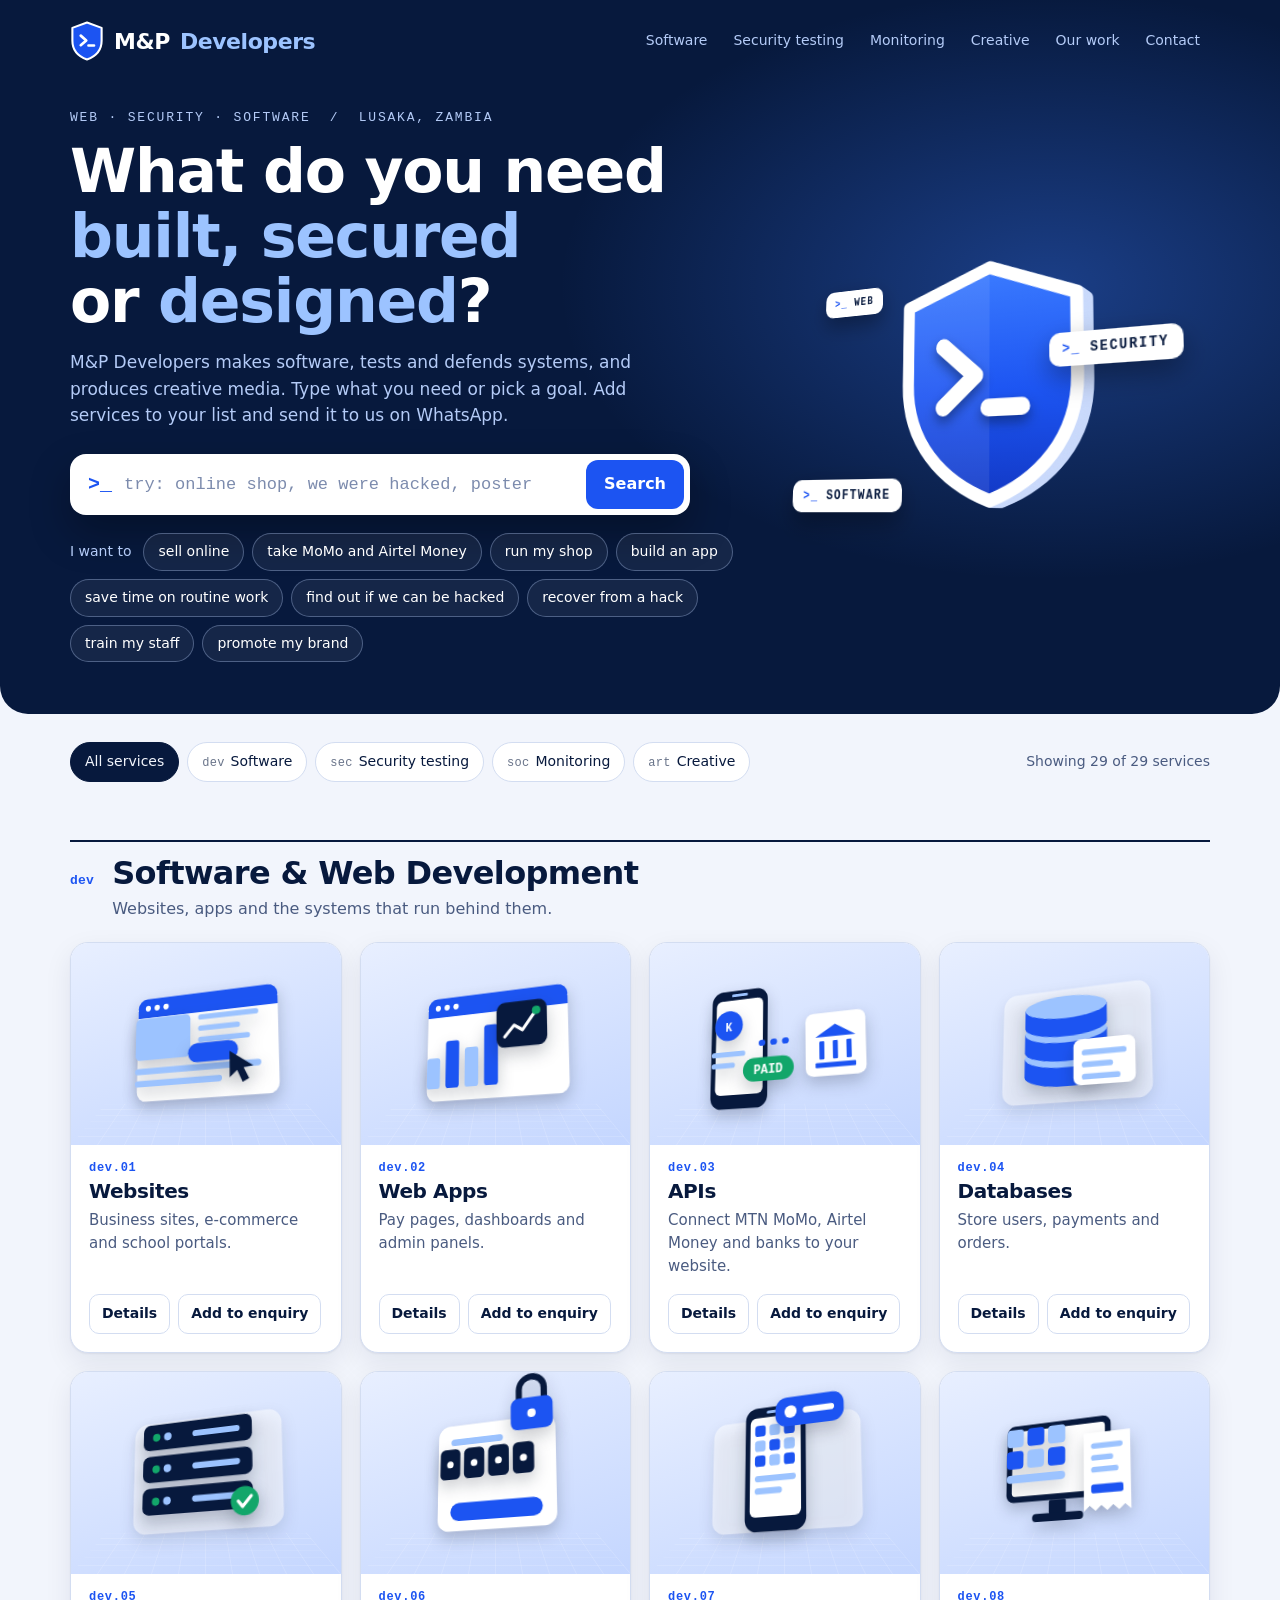
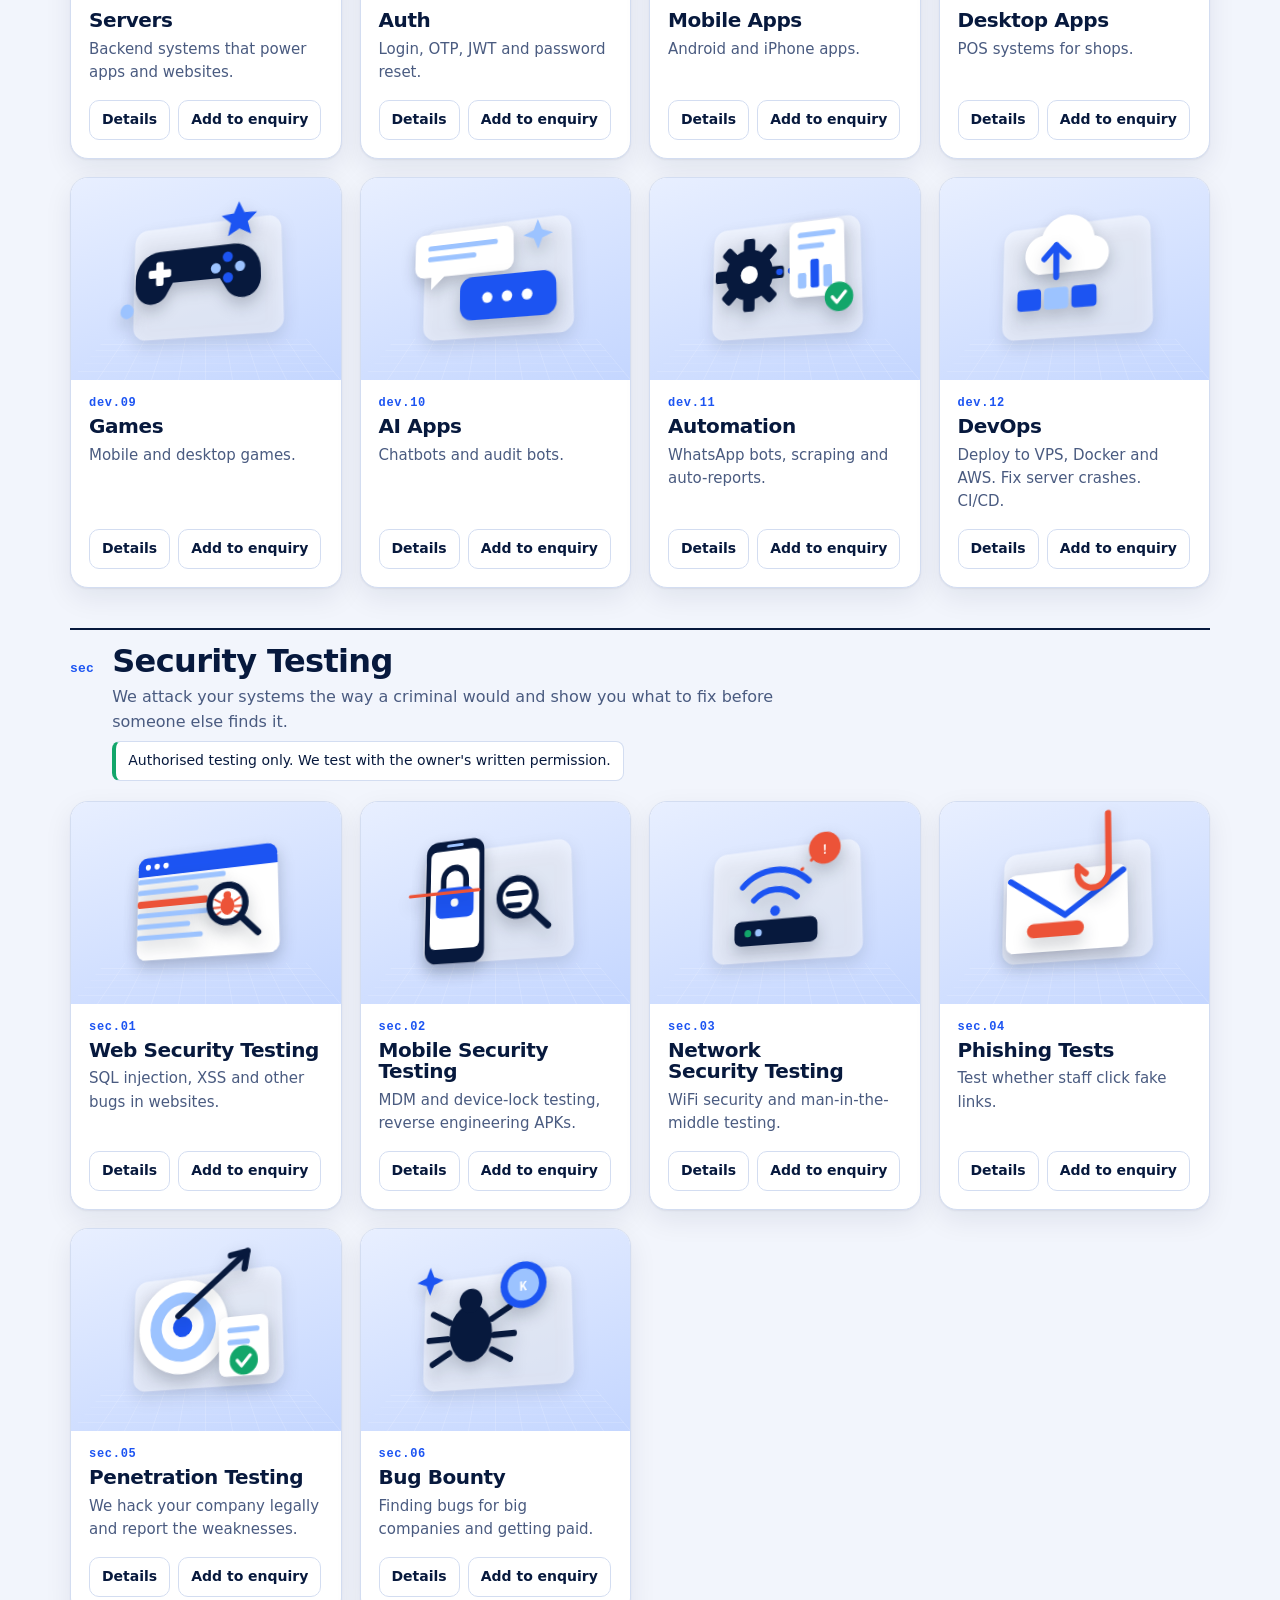
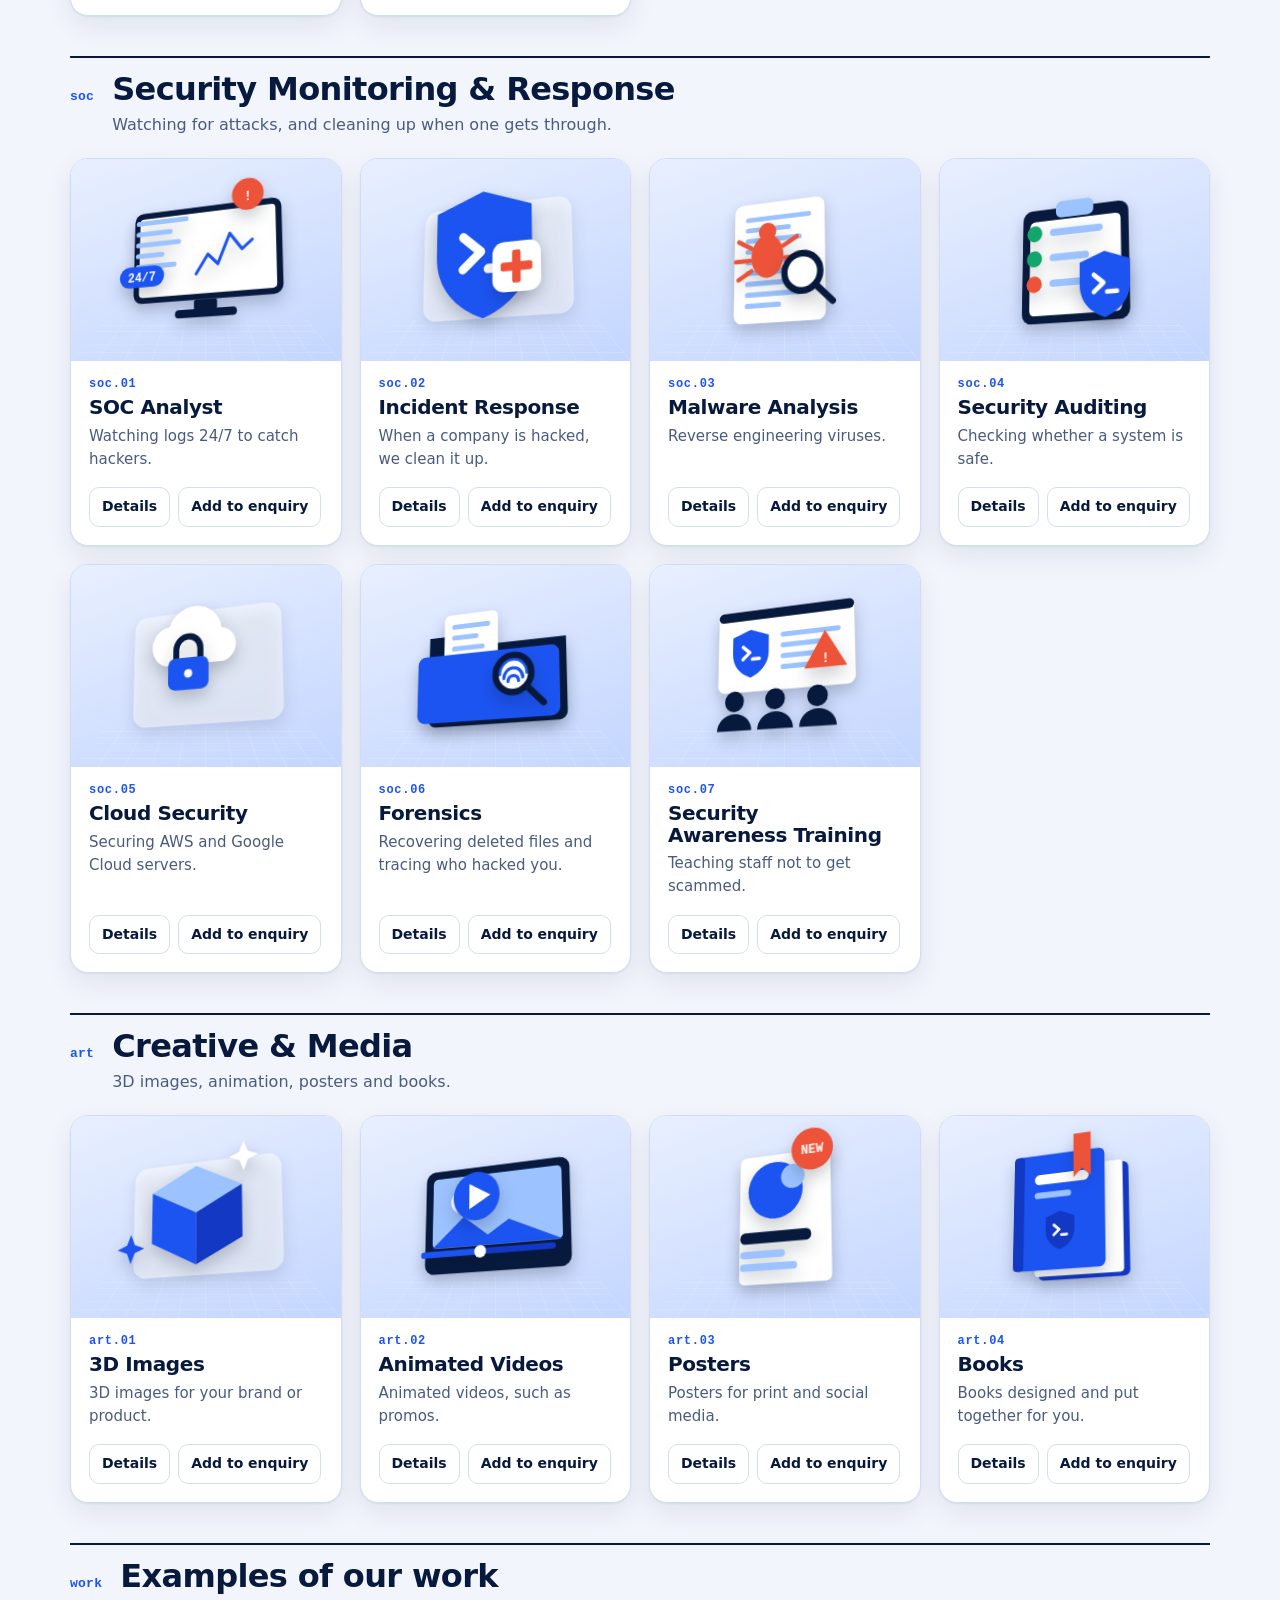
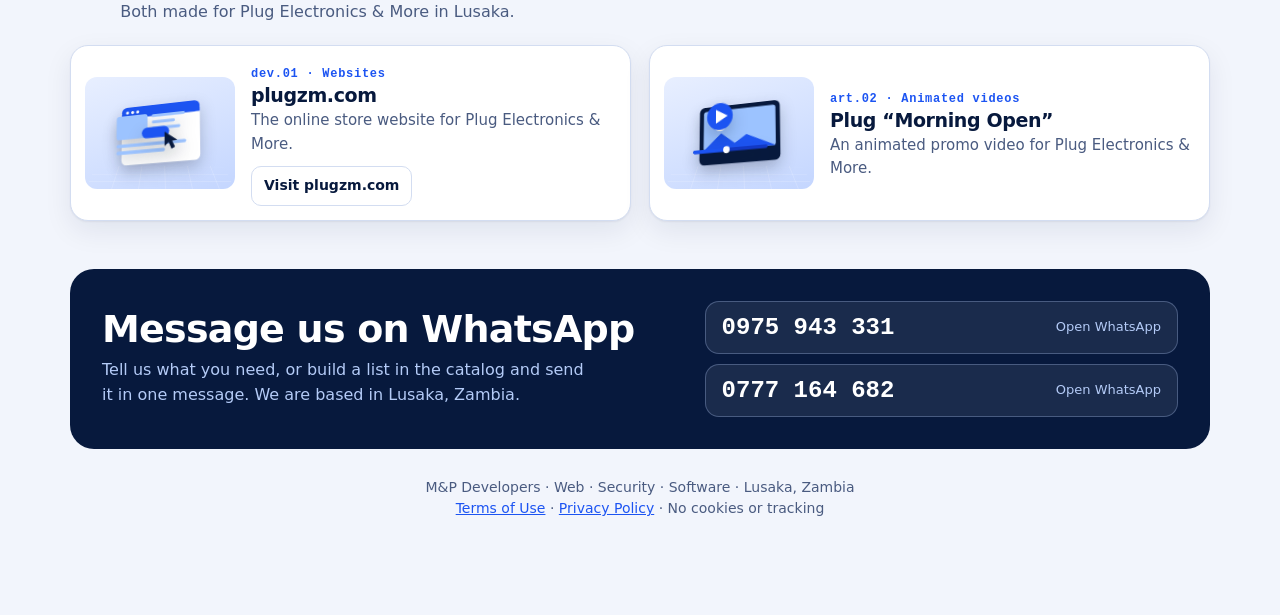
<file: index.html>
<!DOCTYPE html>
<html lang="en">
<head>
<meta charset="utf-8">
<meta name="viewport" content="width=device-width, initial-scale=1">
<meta http-equiv="Content-Security-Policy" content="default-src 'self'; script-src 'sha256-2DyBv55bhnIOhk0rRHvKVXPnu/uXDWcNleEeAa+R22c='; style-src 'self' 'unsafe-inline' https://fonts.googleapis.com; font-src https://fonts.gstatic.com; img-src 'self' data:; connect-src 'none'; object-src 'none'; base-uri 'none'; form-action 'none'">
<meta name="referrer" content="strict-origin-when-cross-origin">
<title>M&amp;P Developers Service Catalog</title>
<meta name="description" content="Websites, apps, mobile money integration, security testing and creative media from M&amp;P Developers in Lusaka, Zambia. WhatsApp 0975 943 331.">
<meta property="og:title" content="M&amp;P Developers Service Catalog">
<meta property="og:description" content="Web, Security, Software. Browse all 29 services and send us your list on WhatsApp.">
<meta property="og:type" content="website">
<meta name="theme-color" content="#07193D">
<link rel="preconnect" href="https://fonts.googleapis.com">
<link rel="preconnect" href="https://fonts.gstatic.com" crossorigin>
<link href="https://fonts.googleapis.com/css2?family=Red+Hat+Display:wght@500;700;900&family=Red+Hat+Mono:wght@500;700&family=Red+Hat+Text:wght@400;500;700&display=swap" rel="stylesheet">
<style>
/* Layout idea: one navy "prompt" hero that asks what you need, then quiet shelves of tilted 3D service cards. */
:root{
  --bg:#F2F5FC; --surface:#FFFFFF; --ink:#07193D; --muted:#4A5B80; --line:#D3DDF1;
  --blue:#1C54F2; --blue-hi:#3B7BFF; --blue-lo:#1238C4; --sky:#9CC3FF;
  --hero:#07193D; --hero-ink:#FFFFFF; --hero-muted:#B4CBF7;
  --stage-a:#E8EFFF; --stage-b:#C4D6FF; --paper:#FFFFFF; --art-navy:#07193D;
  --alert:#EC5338; --ok:#12A66A;
  --display:"Red Hat Display",system-ui,"Segoe UI",sans-serif;
  --body:"Red Hat Text",system-ui,"Segoe UI",sans-serif;
  --mono:"Red Hat Mono",ui-monospace,Consolas,monospace;
  --shadow:0 1px 2px rgba(7,25,61,.06),0 10px 28px rgba(7,25,61,.08);
}
@media (prefers-color-scheme:dark){
  :root:not([data-theme="light"]){
    color-scheme:dark;
    --bg:#040C20; --surface:#0A1836; --ink:#EEF3FF; --muted:#9FB2DA; --line:#1C2F62;
    --blue:#3B7BFF; --blue-hi:#6FA2FF; --blue-lo:#1C54F2; --sky:#9CC3FF;
    --hero:#0A1D4A; --stage-a:#1B3D93; --stage-b:#0F2768; --paper:#F5F8FF; --art-navy:#040C20;
    --alert:#FF6B57; --ok:#2BC48A;
    --shadow:0 1px 2px rgba(0,0,0,.3),0 10px 28px rgba(0,0,0,.35);
  }
}
:root[data-theme="dark"]{
  color-scheme:dark;
  --bg:#040C20; --surface:#0A1836; --ink:#EEF3FF; --muted:#9FB2DA; --line:#1C2F62;
  --blue:#3B7BFF; --blue-hi:#6FA2FF; --blue-lo:#1C54F2; --sky:#9CC3FF;
  --hero:#0A1D4A; --stage-a:#1B3D93; --stage-b:#0F2768; --paper:#F5F8FF; --art-navy:#040C20;
  --alert:#FF6B57; --ok:#2BC48A;
  --shadow:0 1px 2px rgba(0,0,0,.3),0 10px 28px rgba(0,0,0,.35);
}
*{box-sizing:border-box}
html{scroll-behavior:smooth}
body{margin:0;background:var(--bg);color:var(--ink);font:400 16px/1.55 var(--body);padding-bottom:96px}
h1,h2,h3,h4,p,ul{margin:0}
h1,h2,h3{font-family:var(--display);text-wrap:balance;letter-spacing:-.02em;line-height:1.08}
button,input{font:inherit;color:inherit}
button{cursor:pointer}
a{color:var(--blue)}
:focus-visible{outline:3px solid var(--blue-hi);outline-offset:2px;border-radius:6px}
.wrap{max-width:1180px;margin:0 auto;padding:0 20px}
.mono{font-family:var(--mono);font-weight:500;letter-spacing:.02em}

/* hero */
.hero{background:var(--hero);color:var(--hero-ink);border-radius:0 0 28px 28px;overflow:hidden;position:relative}
.hero::before{content:"";position:absolute;inset:0;background:radial-gradient(700px 420px at 82% 40%,rgba(59,123,255,.38),transparent 70%);pointer-events:none}
.top{display:flex;align-items:center;justify-content:space-between;gap:16px;padding:20px 0;position:relative;flex-wrap:wrap}
.brand{display:flex;align-items:center;gap:10px;font:900 22px var(--display);letter-spacing:-.02em}
.brand svg{width:34px;height:42px}
.brand span{color:var(--sky);font-weight:700}
.top nav{display:flex;gap:6px;flex-wrap:wrap}
.top nav a{color:var(--hero-muted);text-decoration:none;font-size:14px;font-weight:500;padding:6px 10px;border-radius:8px}
.top nav a:hover{color:#fff;background:rgba(255,255,255,.08)}
.hgrid{display:grid;grid-template-columns:1.25fr .75fr;gap:32px;align-items:center;padding:28px 0 52px;position:relative}
.eyebrow{font:500 13px var(--mono);color:var(--hero-muted);letter-spacing:.14em}
.hero h1{font-size:clamp(34px,5.2vw,60px);font-weight:900;margin:14px 0 16px}
.hero h1 em{font-style:normal;color:var(--sky)}
.lede{color:var(--hero-muted);max-width:56ch;font-size:17px}
.prompt{margin-top:26px;display:flex;align-items:center;gap:12px;background:#fff;border-radius:16px;padding:6px 6px 6px 18px;box-shadow:0 18px 40px rgba(0,0,0,.3);max-width:620px}
.prompt .ps{font:700 20px var(--mono);color:#1C54F2;white-space:nowrap}
.prompt input{flex:1;min-width:0;border:0;background:transparent;color:#07193D;font:500 17px var(--mono);padding:14px 0;outline:none}
.prompt input::placeholder{color:#7C8BAD}
.prompt:focus-within{outline:3px solid var(--sky);outline-offset:2px}
.prompt button{border:0;background:#1C54F2;color:#fff;font-weight:700;border-radius:12px;padding:12px 18px}
.needs{margin-top:18px;display:flex;flex-wrap:wrap;gap:8px;align-items:center}
.needs .lbl{font-size:14px;color:var(--hero-muted);margin-right:4px}
.need{border:1px solid rgba(180,203,247,.35);background:rgba(255,255,255,.06);color:#fff;border-radius:999px;padding:7px 14px;font-size:14px;font-weight:500}
.need:hover{background:rgba(255,255,255,.14)}
.need[aria-pressed="true"]{background:#fff;color:#07193D;border-color:#fff}

/* hero 3D shield */
.orb{height:340px;perspective:900px;display:grid;place-items:center}
.orb-s{position:relative;width:210px;height:260px;transform-style:preserve-3d;transform:rotateX(8deg) rotateY(-24deg);animation:sway 8s ease-in-out infinite alternate}
@keyframes sway{from{transform:rotateX(8deg) rotateY(-28deg)}to{transform:rotateX(6deg) rotateY(26deg)}}
.orb-s svg{position:absolute;inset:0;width:100%;height:100%;overflow:visible}
.tag{position:absolute;font:700 12px var(--mono);letter-spacing:.12em;padding:8px 12px;border-radius:10px;background:#fff;color:#07193D;box-shadow:0 10px 24px rgba(0,0,0,.35);white-space:nowrap}
.tag b{color:#1C54F2}

/* toolbar */
.bar{display:flex;flex-wrap:wrap;gap:10px;align-items:center;justify-content:space-between;margin:28px 0 8px}
.cats{display:flex;flex-wrap:wrap;gap:8px}
.cat{border:1px solid var(--line);background:var(--surface);border-radius:999px;padding:8px 14px;font-size:14px;font-weight:500}
.cat:hover{border-color:var(--blue)}
.cat[aria-pressed="true"]{background:var(--ink);color:var(--bg);border-color:var(--ink)}
.cat .mono{opacity:.6;margin-right:6px;font-size:12px}
.count{color:var(--muted);font-size:14px;font-variant-numeric:tabular-nums}
.status{display:flex;flex-wrap:wrap;gap:12px;align-items:center;margin:18px 0 4px;font-size:15px}
.status button{border:0;background:none;color:var(--blue);font-weight:700;padding:4px}

/* shelves */
.shelf{margin-top:40px;scroll-margin-top:16px}
.shelf-h{display:grid;grid-template-columns:auto 1fr;gap:6px 18px;align-items:baseline;border-top:2px solid var(--ink);padding-top:14px;margin-bottom:20px}
.shelf-h .mono{font-size:13px;color:var(--blue);font-weight:700}
.shelf-h h2{font-size:clamp(24px,3vw,32px);font-weight:900}
.shelf-h p{grid-column:2;color:var(--muted);max-width:65ch}
.permit{grid-column:2;display:inline-flex;gap:8px;align-items:center;font-size:14px;font-weight:500;background:var(--surface);border:1px solid var(--line);border-left:4px solid var(--ok);border-radius:8px;padding:8px 12px;width:fit-content}
.grid{display:grid;grid-template-columns:repeat(auto-fill,minmax(250px,1fr));gap:18px}
.card{background:var(--surface);border:1px solid var(--line);border-radius:18px;overflow:hidden;display:flex;flex-direction:column;box-shadow:var(--shadow);transition:transform .2s,border-color .2s}
.card:hover{border-color:var(--blue);transform:translateY(-3px)}
.open{border:0;padding:0;background:none;display:block;width:100%}
.stage{position:relative;aspect-ratio:4/3;background:linear-gradient(160deg,var(--stage-a),var(--stage-b));perspective:700px;overflow:hidden}
.stage::after{content:"";position:absolute;left:0;right:0;bottom:0;height:42%;background:repeating-linear-gradient(90deg,transparent 0 26px,rgba(255,255,255,.22) 26px 27px),repeating-linear-gradient(0deg,transparent 0 13px,rgba(255,255,255,.22) 13px 14px);transform:perspective(300px) rotateX(58deg);transform-origin:bottom;opacity:.8}
.scene{position:absolute;inset:9% 12%;z-index:1;transform-style:preserve-3d;transform:rotateX(calc(14deg + var(--rx,0deg))) rotateY(calc(-22deg + var(--ry,0deg)));transition:transform .25s ease-out}
.ly{position:absolute;inset:0;width:100%;height:100%;overflow:visible;transform:translateZ(var(--z));filter:drop-shadow(0 7px 8px rgba(4,12,32,.22))}
.ly .b{fill:var(--blue)}.ly .d{fill:var(--blue-lo)}.ly .s{fill:var(--sky)}.ly .w{fill:var(--paper)}.ly .n{fill:var(--art-navy)}
.ly .a{fill:var(--alert)}.ly .k{fill:var(--ok)}.ly .g{fill:var(--paper);opacity:.5}
.ly .l,.ly .lb,.ly .ln,.ly .la{fill:none;stroke-width:6;stroke-linecap:round;stroke-linejoin:round}
.ly .l{stroke:var(--paper)}.ly .lb{stroke:var(--blue)}.ly .ln{stroke:var(--art-navy)}.ly .la{stroke:var(--alert)}
.ly .thin{stroke-width:3}.ly .dash{stroke-dasharray:1 11}
.ly text{font:700 12px var(--mono);fill:#fff;text-anchor:middle}
.cb{padding:16px 18px 18px;display:flex;flex-direction:column;gap:6px;flex:1}
.sid{font:700 12px var(--mono);color:var(--blue);letter-spacing:.06em}
.cb h3{font-size:20px;font-weight:700}
.cb p{color:var(--muted);font-size:15px;flex:1}
.row{display:flex;gap:8px;margin-top:10px;flex-wrap:wrap}
.btn{border:1px solid var(--line);background:var(--surface);border-radius:10px;padding:8px 12px;font-size:14px;font-weight:700;text-decoration:none;color:var(--ink);display:inline-flex;align-items:center;gap:6px}
.btn:hover{border-color:var(--blue)}
.btn.pri{background:var(--blue);border-color:var(--blue);color:#fff}
.btn.pri:hover{background:var(--blue-lo)}
.btn[aria-pressed="true"]{background:var(--ok);border-color:var(--ok);color:#fff}
.empty{background:var(--surface);border:1px dashed var(--line);border-radius:18px;padding:32px;text-align:center;color:var(--muted)}

/* work + contact */
.work{display:grid;grid-template-columns:repeat(auto-fit,minmax(280px,1fr));gap:18px}
.wk{display:grid;grid-template-columns:150px 1fr;gap:16px;align-items:center;background:var(--surface);border:1px solid var(--line);border-radius:18px;padding:14px;box-shadow:var(--shadow)}
.wk .stage{border-radius:12px}
.wk h3{font-size:19px;margin-bottom:4px}
.wk p{color:var(--muted);font-size:15px}
.contact{margin-top:48px;background:var(--hero);color:#fff;border-radius:24px;padding:32px;display:grid;grid-template-columns:1.1fr .9fr;gap:24px;align-items:center}
.contact h2{font-size:clamp(26px,3.4vw,38px);font-weight:900}
.contact p{color:var(--hero-muted);margin-top:8px;max-width:48ch}
.nums{display:flex;flex-direction:column;gap:10px}
.num{display:flex;justify-content:space-between;align-items:center;gap:12px;background:rgba(255,255,255,.08);border:1px solid rgba(180,203,247,.3);border-radius:14px;padding:12px 16px;color:#fff;text-decoration:none}
.num:hover{background:rgba(255,255,255,.16)}
.num b{font:700 clamp(18px,2.4vw,24px) var(--mono);font-variant-numeric:tabular-nums}
.num span{font-size:13px;color:var(--hero-muted)}
footer{color:var(--muted);font-size:14px;margin-top:28px;text-align:center}

/* tray + dialogs */
.tray{position:fixed;left:50%;bottom:16px;transform:translateX(-50%);z-index:20;display:flex;align-items:center;gap:14px;background:var(--ink);color:var(--bg);border-radius:16px;padding:10px 10px 10px 18px;box-shadow:0 14px 36px rgba(0,0,0,.35);max-width:calc(100% - 32px)}
.tray[hidden]{display:none}
.tray span{font-weight:500;font-size:15px}
dialog{border:0;padding:0;border-radius:22px;background:var(--surface);color:var(--ink);width:min(760px,calc(100% - 24px));max-height:calc(100% - 24px);box-shadow:0 30px 80px rgba(0,0,0,.45)}
dialog::backdrop{background:rgba(4,12,32,.6)}
.dg{display:grid;grid-template-columns:.9fr 1.1fr}
.dg .stage{aspect-ratio:auto;min-height:260px;height:100%}
.dc{padding:26px;display:flex;flex-direction:column;gap:12px}
.dc h2{font-size:28px;font-weight:900}
.dc h4{font:700 12px var(--mono);letter-spacing:.1em;text-transform:uppercase;color:var(--muted);margin-top:6px}
.dc ul{padding-left:18px;display:grid;gap:4px}
.dc .permit{grid-column:auto}
.x{position:absolute;top:10px;right:10px;z-index:3;width:38px;height:38px;border-radius:50%;border:1px solid var(--line);background:var(--surface);font-size:20px;line-height:1}
.ec{padding:26px;display:grid;gap:14px}
.el{list-style:none;padding:0;display:grid;gap:8px}
.el li{display:flex;justify-content:space-between;gap:10px;align-items:center;border:1px solid var(--line);border-radius:10px;padding:8px 12px}
.el button{border:0;background:none;color:var(--alert);font-weight:700}
.fld{display:grid;gap:4px;font-size:14px;font-weight:500}
.fld input{border:1px solid var(--line);background:var(--bg);border-radius:10px;padding:10px 12px}
pre{margin:0;white-space:pre-wrap;background:var(--bg);border:1px solid var(--line);border-radius:12px;padding:14px;font:500 14px/1.5 var(--mono);max-height:220px;overflow:auto}
.small{font-size:13px;color:var(--muted)}

@media (max-width:820px){
  .hgrid{grid-template-columns:1fr;padding-bottom:36px}
  .orb{height:250px;order:-1}
  .orb-s{width:150px;height:186px}
  .contact,.dg{grid-template-columns:1fr}
  .dg .stage{min-height:200px}
  .shelf-h{grid-template-columns:1fr}.shelf-h p,.permit{grid-column:1}
}
@media (max-width:460px){
  .wk{grid-template-columns:1fr}
  .prompt button{display:none}
  .prompt input{font-size:15px}
}
@media (prefers-reduced-motion:reduce){
  .orb-s{animation:none}.scene,.card{transition:none}html{scroll-behavior:auto}
}
</style>
</head>
<body>

<header class="hero">
  <div class="wrap">
    <div class="top">
      <div class="brand">
        <svg viewBox="-8 -8 114 140" aria-hidden="true"><path d="M49,0 L98,18 L98,61 C98,93 76.5,114 49,124 C21.5,114 0,93 0,61 L0,18 Z" fill="#1C54F2" stroke="#fff" stroke-width="7" stroke-linejoin="round"/><path d="M28,44 L46.5,60 L28,76 M54,77 L72.5,77" fill="none" stroke="#fff" stroke-width="9" stroke-linecap="round" stroke-linejoin="round"/></svg>
        M&amp;P <span>Developers</span>
      </div>
      <nav aria-label="Catalog sections">
        <a href="#dev">Software</a><a href="#sec">Security testing</a><a href="#soc">Monitoring</a><a href="#art">Creative</a><a href="#work">Our work</a><a href="#contact">Contact</a>
      </nav>
    </div>
    <div class="hgrid">
      <div>
        <div class="eyebrow">WEB · SECURITY · SOFTWARE &nbsp;/&nbsp; LUSAKA, ZAMBIA</div>
        <h1>What do you need <em>built, secured</em> or <em>designed</em>?</h1>
        <p class="lede">M&amp;P Developers makes software, tests and defends systems, and produces creative media. Type what you need or pick a goal. Add services to your list and send it to us on WhatsApp.</p>
        <form class="prompt" id="pf">
          <span class="ps" aria-hidden="true">&gt;_</span>
          <input id="q" type="search" autocomplete="off" placeholder="try: online shop, we were hacked, poster" aria-label="Search the catalog">
          <button type="submit">Search</button>
        </form>
        <div class="needs" id="needs"><span class="lbl">I want to</span></div>
      </div>
      <div class="orb" aria-hidden="true"><div class="orb-s" id="orb"></div></div>
    </div>
  </div>
</header>

<main class="wrap">
  <div class="bar">
    <div class="cats" id="cats" role="group" aria-label="Filter by area"></div>
    <div class="count" id="count"></div>
  </div>
  <div class="status" id="status" hidden></div>
  <div id="out" aria-live="polite"></div>

  <section class="shelf" id="work">
    <div class="shelf-h"><span class="mono">work</span><h2>Examples of our work</h2><p>Both made for Plug Electronics &amp; More in Lusaka.</p></div>
    <div class="work">
      <div class="wk"><div class="stage" id="wk1"></div><div><span class="sid">dev.01 · Websites</span><h3>plugzm.com</h3><p>The online store website for Plug Electronics &amp; More.</p><div class="row"><a class="btn" href="https://plugzm.com">Visit plugzm.com</a></div></div></div>
      <div class="wk"><div class="stage" id="wk2"></div><div><span class="sid">art.02 · Animated videos</span><h3>Plug &ldquo;Morning Open&rdquo;</h3><p>An animated promo video for Plug Electronics &amp; More.</p></div></div>
    </div>
  </section>

  <section class="contact" id="contact">
    <div>
      <h2>Message us on WhatsApp</h2>
      <p>Tell us what you need, or build a list in the catalog and send it in one message. We are based in Lusaka, Zambia.</p>
    </div>
    <div class="nums">
      <a class="num" href="https://wa.me/260975943331"><b>0975 943 331</b><span>Open WhatsApp</span></a>
      <a class="num" href="https://wa.me/260777164682"><b>0777 164 682</b><span>Open WhatsApp</span></a>
    </div>
  </section>
  <footer>M&amp;P Developers · Web · Security · Software · Lusaka, Zambia<br><a href="terms.html">Terms of Use</a> · <a href="privacy.html">Privacy Policy</a> · No cookies or tracking</footer>
</main>

<div class="tray" id="tray" hidden><span id="trayn"></span><button class="btn pri" id="trayb">Review and send</button></div>

<dialog id="dlg" aria-labelledby="dt"><button class="x" data-close aria-label="Close">×</button><div class="dg"><div class="stage" id="dart"></div><div class="dc" id="dbody"></div></div></dialog>

<dialog id="enq" aria-labelledby="et"><button class="x" data-close aria-label="Close">×</button>
  <div class="ec">
    <h2 id="et" style="font-size:26px">Your enquiry</h2>
    <ul class="el" id="elist"></ul>
    <label class="fld" for="enq-name">Your name or business (optional)<input id="enq-name" type="text" autocomplete="name"></label>
    <pre id="emsg"></pre>
    <div class="row"><a class="btn pri" id="ewa" href="https://wa.me/260975943331">Open WhatsApp with this message</a><button class="btn" id="ecopy">Copy message</button><button class="btn" id="eclear">Clear list</button></div>
    <p class="small">WhatsApp: 0975 943 331 or 0777 164 682. If the link does not open, copy the message and paste it into a chat with either number. Your list is saved only on this device. See our <a href="privacy.html">Privacy Policy</a>.</p>
  </div>
</dialog>

<!-- If you change this script, update its sha256 in the Content-Security-Policy at the top, or the page will stop working. -->
<script>
/* ---------- data ---------- */
const CATS={
  dev:{n:'Software & Web Development',short:'Software',p:'Websites, apps and the systems that run behind them.'},
  sec:{n:'Security Testing',short:'Security testing',p:'We attack your systems the way a criminal would and show you what to fix before someone else finds it.',permit:1},
  soc:{n:'Security Monitoring & Response',short:'Monitoring',p:'Watching for attacks, and cleaning up when one gets through.'},
  art:{n:'Creative & Media',short:'Creative',p:'3D images, animation, posters and books.'}
};
const S=[
{id:'dev.01',c:'dev',k:'browser',n:'Websites',s:'Business sites, e-commerce and school portals.',d:'A website that explains what you do, works well on a phone and lets customers reach you or buy from you. We design it, build it and put it online.',g:['Business and company websites','Online shops (e-commerce)','School portals'],f:'Businesses, shops and schools that want to be found and trusted online.',w:'site web online shop store sell selling ecommerce school portal company page'},
{id:'dev.02',c:'dev',k:'dash',n:'Web Apps',s:'Pay pages, dashboards and admin panels.',d:'Software that runs in the browser, so your staff and customers need nothing installed. Use it to take payments, track what is happening and manage your records.',g:['Payment pages','Dashboards that show your numbers','Admin panels for managing users, orders and content'],f:'Teams that have outgrown spreadsheets and paper.',w:'webapp dashboard admin panel pay payment page system portal manage'},
{id:'dev.03',c:'dev',k:'api',n:'APIs',s:'Connect MTN MoMo, Airtel Money and banks to your website.',d:'We connect your website or app to mobile money and banks, so a customer pays and your system knows straight away.',g:['MTN MoMo integration','Airtel Money integration','Bank connections'],f:'Any business that wants to be paid online in Zambia.',w:'api mtn momo airtel money mobile bank payment payments pay integration connect kwacha'},
{id:'dev.04',c:'dev',k:'db',n:'Databases',s:'Store users, payments and orders.',d:'A properly designed database keeps your users, payments and orders in one safe, organised place that your apps can search quickly.',g:['Database design','Storage for users, payments and orders','Set up to work with your website or app'],f:'Businesses whose records are scattered or keep getting lost.',w:'database data records storage sql users orders customers'},
{id:'dev.05',c:'dev',k:'server',n:'Servers',s:'Backend systems that power apps and websites.',d:'The backend is the part customers never see: the system that receives requests, applies your business rules and sends back the right answer.',g:['Backend systems for apps and websites','Business logic built to your rules','Connected to your database and payments'],f:'Apps and sites that need more than static pages.',w:'server backend system logic hosting engine'},
{id:'dev.06',c:'dev',k:'auth',n:'Auth',s:'Login, OTP, JWT and password reset.',d:'Secure sign-in for your app or website, so only the right people get into the right accounts.',g:['Login and sign-up','One-time passwords (OTP)','JWT sessions','Password reset'],f:'Any system that holds accounts, money or private data.',w:'auth login signin sign-in signup otp jwt password reset account authentication'},
{id:'dev.07',c:'dev',k:'phone',n:'Mobile Apps',s:'Android and iPhone apps.',d:'An app for your business on the phones your customers already carry.',g:['Android apps','iPhone apps'],f:'Businesses whose customers live on their phones.',w:'mobile app apps android iphone ios phone application'},
{id:'dev.08',c:'dev',k:'pos',n:'Desktop Apps',s:'POS systems for shops.',d:'Point-of-sale software for your shop counter: ring up sales, print receipts and know what was sold.',g:['POS systems for shops','Desktop software for Windows computers'],f:'Shops that want faster checkouts and clear sales records.',w:'desktop pos point sale shop till counter receipt stock retail computer windows'},
{id:'dev.09',c:'dev',k:'game',n:'Games',s:'Mobile and desktop games.',d:'Games for phones and computers, built from the idea to something people can play.',g:['Mobile games','Desktop games'],f:'Brands, studios and anyone with a game idea.',w:'game games gaming play mobile desktop'},
{id:'dev.10',c:'dev',k:'chat',n:'AI Apps',s:'Chatbots and audit bots.',d:'AI tools that answer questions and check work for you, so your team spends less time on repeated tasks.',g:['Chatbots that answer customers','Audit bots that check records for problems'],f:'Teams that answer the same questions every day.',w:'ai artificial intelligence chatbot bot audit assistant gpt'},
{id:'dev.11',c:'dev',k:'auto',n:'Automation',s:'WhatsApp bots, scraping and auto-reports.',d:'We make the computer do the routine work: reply on WhatsApp, collect data from websites and send reports without anyone typing them.',g:['WhatsApp bots','Web scraping (collecting data from websites)','Automatic reports'],f:'Anyone doing the same computer task again and again.',w:'automation automate whatsapp bot scraping scrape report reports auto routine time save'},
{id:'dev.12',c:'dev',k:'cloud',n:'DevOps',s:'Deploy to VPS, Docker and AWS. Fix server crashes. CI/CD.',d:'We put your software online and keep it there. When a server crashes we find out why and fix it.',g:['Deployment to a VPS or AWS','Docker setup','Fixing server crashes','CI/CD so updates go live safely'],f:'Teams with software that is hard to launch or keeps going down.',w:'devops deploy deployment vps docker aws cloud server crash crashed down ci cd hosting'},

{id:'sec.01',c:'sec',k:'websec',n:'Web Security Testing',s:'SQL injection, XSS and other bugs in websites.',d:'We test your website for the weaknesses attackers look for first, then tell you exactly where they are.',g:['SQL injection testing','Cross-site scripting (XSS) testing','A list of the bugs we found'],f:'Any website that handles logins, payments or customer data.',w:'web website security test testing sql injection xss bug vulnerability hack hacked hackable'},
{id:'sec.02',c:'sec',k:'mobsec',n:'Mobile Security Testing',s:'MDM and device-lock testing, reverse engineering APKs.',d:'We take your Android app or device controls apart to see whether someone else could break them.',g:['MDM testing','Device-lock testing','Reverse engineering of APKs'],f:'Companies that ship Android apps or lock devices they finance or manage.',w:'mobile android apk mdm device lock reverse engineering phone security test'},
{id:'sec.03',c:'sec',k:'netsec',n:'Network Security Testing',s:'WiFi security and man-in-the-middle testing.',d:'We check whether someone near your office could get onto your network or listen in on your traffic.',g:['WiFi security testing','Man-in-the-middle testing'],f:'Offices, shops and schools that run their own WiFi.',w:'network wifi wi-fi wireless router man middle mitm internet office security test'},
{id:'sec.04',c:'sec',k:'phish',n:'Phishing Tests',s:'Test whether staff click fake links.',d:'We send your staff safe, fake scam messages and measure who clicks. You see how exposed you are without anyone being harmed.',g:['Simulated phishing messages','A count of who clicked'],f:'Any organisation whose staff use email or WhatsApp for work.',w:'phishing phish fake link email scam staff click employees test social'},
{id:'sec.05',c:'sec',k:'pentest',n:'Penetration Testing',s:'We hack your company legally and report the weaknesses.',d:'A full, agreed attack on your company, carried out the way a real attacker would work. You get a report of every weakness we used.',g:['Legal, agreed hacking of your systems','A report of the weaknesses found'],f:'Banks, fintechs and any company that needs to know how it would stand up to an attack.',w:'penetration pentest pen test ethical hack hacking hacked hackable attack security report weakness'},
{id:'sec.06',c:'sec',k:'bounty',n:'Bug Bounty',s:'Finding bugs for big companies and getting paid.',d:'We hunt for security bugs in the bounty programmes that large companies run, and report what we find to them.',g:['Bug hunting on company bounty programmes','Reporting each bug to the company'],f:'Companies that reward researchers for finding flaws before criminals do.',w:'bug bounty bugs reward researcher vulnerability hunting'},

{id:'soc.01',c:'soc',k:'soc',n:'SOC Analyst',s:'Watching logs 24/7 to catch hackers.',d:'We watch your system logs around the clock and raise the alarm when something looks like an attack.',g:['24/7 log monitoring','Catching attacks as they happen'],f:'Banks and other organisations that cannot afford to miss an intrusion.',w:'soc analyst monitoring monitor logs 24/7 watch detect bank hackers alert security operations'},
{id:'soc.02',c:'soc',k:'incident',n:'Incident Response',s:'When a company is hacked, we clean it up.',d:'If you have been hacked, we come in, stop the attack and clean up your systems.',g:['Stopping an attack in progress','Cleaning up after a hack'],f:'Any company that has just been hacked or suspects it has.',w:'incident response hacked hack breach attack emergency clean cleanup ransomware compromised help'},
{id:'soc.03',c:'soc',k:'malware',n:'Malware Analysis',s:'Reverse engineering viruses.',d:'We take a virus apart to learn what it does, so you know what it touched and how to deal with it.',g:['Reverse engineering of viruses and malware','An explanation of what the malware does'],f:'Teams that have found a suspicious file or infection.',w:'malware virus viruses trojan ransomware reverse engineering infected infection analysis'},
{id:'soc.04',c:'soc',k:'audit',n:'Security Auditing',s:'Checking whether a system is safe.',d:'A careful check of your system against what a safe one should look like, so you know where you stand.',g:['A review of whether your system is safe','A list of what needs fixing'],f:'Banks and businesses that need to show their systems are secure.',w:'audit auditing security check review safe compliance bank assessment'},
{id:'soc.05',c:'soc',k:'cloudsec',n:'Cloud Security',s:'Securing AWS and Google Cloud servers.',d:'We lock down your cloud servers so that only the right people and services can reach them.',g:['Securing AWS servers','Securing Google Cloud servers'],f:'Any business running on AWS or Google Cloud.',w:'cloud aws google gcp server secure security harden'},
{id:'soc.06',c:'soc',k:'forensics',n:'Forensics',s:'Recovering deleted files and tracing who hacked you.',d:'We dig through devices and systems to recover what was deleted and trace who was behind an attack.',g:['Recovering deleted files','Tracing who hacked a system'],f:'Businesses that have lost data or need to know who got in.',w:'forensics forensic recover recovery deleted files lost data trace who hacked investigation evidence'},
{id:'soc.07',c:'soc',k:'training',n:'Security Awareness Training',s:'Teaching staff not to get scammed.',d:'We teach your staff how scams work and how to spot them, so they stop being the easy way in.',g:['Training sessions for staff','How to spot scams and fake links'],f:'Any team that handles money, logins or customer data.',w:'training train awareness staff employees scam scammed teach workshop course education'},

{id:'art.01',c:'art',k:'cube',n:'3D Images',s:'3D images for your brand or product.',d:'Three-dimensional images that show your product, logo or idea with depth and light.',g:['3D images'],f:'Product launches, adverts and brand visuals.',w:'3d three dimensional image images render rendering graphic design brand promote'},
{id:'art.02',c:'art',k:'video',n:'Animated Videos',s:'Animated videos, such as promos.',d:'Animated videos that explain or promote what you do, like the Morning Open promo we made for Plug Electronics & More.',g:['Animated promo videos'],f:'Adverts, social media and shop openings.',w:'animated animation video videos promo advert ad motion brand promote marketing'},
{id:'art.03',c:'art',k:'poster',n:'Posters',s:'Posters for print and social media.',d:'Posters that get your offer, event or brand noticed.',g:['Poster design'],f:'Promotions, events and announcements.',w:'poster posters flyer design print graphic advert brand promote marketing'},
{id:'art.04',c:'art',k:'book',n:'Books',s:'Books designed and put together for you.',d:'We turn your material into a finished book.',g:['Book design and layout'],f:'Trainers, schools and businesses with knowledge to publish.',w:'book books ebook publish publishing layout manual guide brand'}
];
S.forEach(x=>x.h=(x.n+' '+x.s+' '+x.d+' '+x.g.join(' ')+' '+x.w+' '+x.id).toLowerCase());
const BY=Object.fromEntries(S.map(x=>[x.id,x]));
const NEEDS=[
 ['sell','sell online',['dev.01','dev.03','dev.02','dev.06','dev.04']],
 ['momo','take MoMo and Airtel Money',['dev.03','dev.02','dev.06']],
 ['shop','run my shop',['dev.08','dev.04','dev.11']],
 ['app','build an app',['dev.07','dev.02','dev.05','dev.06','dev.04','dev.12']],
 ['time','save time on routine work',['dev.11','dev.10']],
 ['check','find out if we can be hacked',['sec.05','sec.01','sec.02','sec.03','sec.04','soc.04']],
 ['hacked','recover from a hack',['soc.02','soc.06','soc.03','soc.01']],
 ['staff','train my staff',['soc.07','sec.04']],
 ['brand','promote my brand',['art.03','art.02','art.01','art.04','dev.01']]
];

/* ---------- 3D art ---------- */
const R=(x,y,w,h,r,c,e='')=>`<rect x="${x}" y="${y}" width="${w}" height="${h}" rx="${r}" class="${c}" ${e}/>`;
const C=(x,y,r,c)=>`<circle cx="${x}" cy="${y}" r="${r}" class="${c}"/>`;
const P=(d,c)=>`<path d="${d}" class="${c}"/>`;
const T=(x,y,t,s=12)=>`<text x="${x}" y="${y}" font-size="${s}">${t}</text>`;
const lines=(x,y,w,n,c='s')=>Array.from({length:n},(_,i)=>R(x,y+i*11,w*[1,.7,.86,.55,.78][i%5],5,2.5,c)).join('');
const plate=R(22,18,156,114,14,'g');
const win=R(26,22,148,106,10,'w')+R(26,22,148,20,10,'b')+R(26,34,148,8,0,'b')+C(37,32,3,'w')+C(47,32,3,'w')+C(57,32,3,'w');
const phone=x=>R(x,14,62,122,12,'n')+R(x+5,24,52,98,6,'w')+R(x+22,17.5,18,3,1.5,'s');
const mag=(x,y,inner='')=>C(x,y,17,'w')+inner+`<circle cx="${x}" cy="${y}" r="17" class="ln"/>`+P(`M${x+13},${y+13} l15,15`,'ln');
const lock=(x,y)=>P(`M${x+8},${y+16} v-8 a12,12 0 0 1 24,0 v8`,'ln')+R(x,y+16,40,30,7,'b')+C(x+20,y+31,4,'w');
const cloud=(x,y,c)=>P(`M${x+20},${y+50} a20,20 0 0 1 4,-39 a28,28 0 0 1 54,6 a17,17 0 0 1 2,33 z`,c);
const bug=(x,y,c,sc=1)=>`<g transform="translate(${x} ${y}) scale(${sc})"><path d="M-11,-6 l-9,-5 M-12,2 h-10 M-11,9 l-9,5 M11,-6 l9,-5 M12,2 h10 M11,9 l9,5" class="${c==='a'?'la':'ln'} thin"/><ellipse rx="11" ry="14" class="${c}"/><circle cy="-16" r="6" class="${c}"/></g>`;
const check=(x,y)=>C(x,y,13,'k')+P(`M${x-6},${y} l4,5 l8,-9`,'l thin');
const shield=(x,y,sc,c='b')=>`<g transform="translate(${x} ${y}) scale(${sc})"><path d="M49,0 L98,18 L98,61 C98,93 76.5,114 49,124 C21.5,114 0,93 0,61 L0,18 Z" class="${c}"/><path d="M28,44 L46.5,60 L28,76 M54,77 L72.5,77" class="l" style="stroke-width:9"/></g>`;
const spark=(x,y,c='s')=>P(`M${x},${y-14} l4,10 l10,4 l-10,4 l-4,10 l-4,-10 l-10,-4 l10,-4 z`,c);
const ART={
 browser:[win,R(36,50,58,42,5,'s')+lines(102,52,60,3)+R(36,100,128,6,3,'s')+R(36,112,90,6,3,'s'),R(102,86,48,18,9,'b')+P('M142,96 l0,24 l7,-6 l5,11 l6,-3 l-5,-10 l9,-1 z','n')],
 dash:[win,R(38,90,14,30,3,'s')+R(58,74,14,46,3,'b')+R(78,82,14,38,3,'s')+R(98,62,14,58,3,'b'),R(120,50,48,42,8,'n')+P('M128,82 l9,-10 l8,5 l13,-17','l thin')+C(158,60,4,'k')],
 api:[phone(20)+R(122,48,60,62,8,'w')+P('M132,72 l20,-12 l20,12 z','b')+R(136,76,5,18,1,'b')+R(149.5,76,5,18,1,'b')+R(163,76,5,18,1,'b')+R(132,97,40,5,1,'b'),P('M86,78 H120','lb dash')+C(51,58,15,'b')+T(51,63,'K',14)+lines(33,84,36,2),R(78,98,50,22,11,'k')+T(103,113,'PAID',11)],
 db:[plate,[92,68,44].map(y=>`<path d="M58,${y} v18 a42,11 0 0 0 84,0 v-18 z" class="b"/><ellipse cx="100" cy="${y}" rx="42" ry="11" class="s"/>`).join(''),R(118,84,58,42,7,'w')+lines(126,94,42,3)],
 server:[plate,[0,1,2].map(i=>R(44,28+i*32,112,26,7,'n')+C(58,41+i*32,4,'k')+C(70,41+i*32,4,'s')+R(96,38+i*32,48,6,3,'s')).join(''),check(156,116)],
 auth:[R(38,22,124,108,12,'w')+R(52,36,56,7,3.5,'s')+R(52,102,96,18,9,'b'),[0,1,2,3].map(i=>R(52+i*25,54,21,30,5,'n')+C(62.5+i*25,69,3.5,'w')).join(''),lock(134,4)],
 phone:[plate,phone(69)+[0,1,2].map(i=>[0,1,2].map(j=>R(79+i*15,32+j*15,11,11,3,(i+j)%2?'s':'b')).join('')).join('')+R(79,82,42,6,3,'s')+R(79,94,28,6,3,'s'),R(110,16,66,28,11,'b')+C(125,30,6,'w')+R(137,27,30,6,3,'w')],
 pos:[R(26,20,112,80,8,'n')+R(32,26,100,68,4,'w')+R(73,100,18,14,2,'n')+R(55,113,54,8,4,'n'),[0,1,2].map(i=>[0,1].map(j=>R(38+i*22,32+j*22,18,18,4,(i+j)%2?'b':'s')).join('')).join('')+R(38,78,62,8,4,'s'),P('M128,52 h44 v72 l-5.5,-5 l-5.5,5 l-5.5,-5 l-5.5,5 l-5.5,-5 l-5.5,5 l-5.5,-5 l-5.5,5 z','w')+lines(135,62,30,3)+R(135,100,30,8,2,'b')],
 game:[plate,P('M62,50 h76 a26,26 0 0 1 26,26 v8 a18,18 0 0 1 -34,8 l-6,-10 h-48 l-6,10 a18,18 0 0 1 -34,-8 v-8 a26,26 0 0 1 26,-26 z','n')+R(58,60,8,24,2,'w')+R(50,68,24,8,2,'w')+C(132,62,5,'b')+C(144,72,5,'s')+C(120,72,5,'s')+C(132,82,5,'b'),P('M152,18 l5,11 l12,1 l-9,8 l3,12 l-11,-6 l-11,6 l3,-12 l-9,-8 l12,-1 z','b')+C(40,112,7,'s')],
 chat:[plate,P('M34,30 h84 a10,10 0 0 1 10,10 v24 a10,10 0 0 1 -10,10 h-62 l-14,12 v-12 h-8 a10,10 0 0 1 -10,-10 v-24 a10,10 0 0 1 10,-10 z','w')+lines(38,42,74,2),R(84,84,92,40,12,'b')+C(111,104,5,'w')+C(130,104,5,'w')+C(149,104,5,'w')+spark(160,50)],
 auto:[plate,Array.from({length:8},(_,i)=>R(67,38,12,14,3,'n',`transform="rotate(${i*45} 73 74)"`)).join('')+C(73,74,25,'n')+C(73,74,9,'w')+P('M104,74 h20','lb dash'),R(124,36,52,70,7,'w')+R(132,84,8,14,2,'s')+R(144,72,8,26,2,'b')+R(156,78,8,20,2,'s')+lines(132,46,36,2)+check(170,108)],
 cloud:[plate,cloud(52,24,'w'),R(62,94,24,20,4,'b')+R(89,94,24,20,4,'s')+R(116,94,24,20,4,'b')+P('M101,84 v-30 M89,66 l12,-12 l12,12','lb')],
 websec:[win,lines(38,52,92,2)+R(38,74,74,7,3,'a')+lines(38,86,80,3),mag(140,90,bug(140,92,'a',.6))],
 mobsec:[plate,phone(36)+lock(47,46),R(30,72,74,3,1.5,'a')+mag(140,84,lines(129,78,22,2,'n'))],
 netsec:[plate,R(58,96,84,24,7,'n')+C(72,108,3.5,'k')+C(83,108,3.5,'s')+P('M78,76 a32,32 0 0 1 44,0','lb')+P('M66,62 a48,48 0 0 1 68,0','lb')+C(100,88,5,'b'),P('M136,58 l12,-10','la thin dash')+C(158,40,15,'a')+T(158,46,'!',18)],
 phish:[plate,R(38,48,124,78,9,'w')+P('M42,54 l58,38 l58,-38','lb'),P('M152,6 v54 a15,15 0 0 1 -30,0 v-6','la')+P('M122,54 l8,7','la')+R(72,104,56,13,6.5,'a')],
 pentest:[plate,C(86,76,46,'w')+C(86,76,34,'s')+C(86,76,22,'w')+C(86,76,10,'b'),P('M160,18 L92,72','ln')+P('M160,18 l-16,2 M160,18 l-3,16','ln')+R(132,78,46,54,7,'w')+lines(140,88,30,2)+check(155,118)],
 bounty:[plate,bug(84,82,'n',2),C(146,48,22,'b')+C(146,48,15,'s')+T(146,54,'K',18)+spark(52,34,'b')],
 soc:[R(22,20,156,94,9,'n')+R(28,26,144,82,4,'w')+R(88,114,24,10,2,'n')+R(68,123,64,8,4,'n'),lines(36,36,56,5)+P('M100,94 l12,-18 l10,10 l12,-28 l12,16 l10,-8','lb thin'),C(160,30,15,'a')+T(160,36,'!',18)+R(32,88,46,20,10,'b')+T(55,102,'24/7',11)],
 incident:[plate,shield(48,12,1),R(116,72,46,46,11,'w')+R(135,80,8,30,2,'a')+R(124,91,30,8,2,'a')],
 malware:[R(46,14,96,122,9,'w')+lines(58,28,70,9),bug(92,76,'a',1.5),mag(136,100)],
 audit:[R(44,20,112,116,10,'n')+R(52,32,96,96,5,'w')+R(80,13,40,17,6,'s'),[0,1,2].map(i=>C(68,52+i*25,8,i===2?'a':'k')+R(84,48.5+i*25,i===1?40:54,7,3.5,'s')).join(''),shield(124,82,.48)],
 cloudsec:[plate,cloud(48,28,'w'),lock(82,62)],
 forensics:[P('M28,40 h46 l10,12 h88 v72 a8,8 0 0 1 -8,8 h-128 a8,8 0 0 1 -8,-8 z','n'),R(56,26,56,66,6,'w')+lines(64,36,40,4)+R(28,66,144,66,8,'b'),mag(136,96,P('M127,100 a9,9 0 0 1 18,0 M131,103 a5,5 0 0 1 10,0 M123,96 a13,13 0 0 1 26,0','lb thin'))],
 training:[R(28,14,144,84,8,'w')+R(28,14,144,10,5,'n')+shield(44,34,.4)+lines(96,40,62,4),[0,1,2].map(i=>C(58+i*42,112,10,'n')+P(`M${40+i*42},140 a18,16 0 0 1 36,0 z`,'n')).join(''),P('M158,58 l20,34 h-40 z','a')+T(158,88,'!',16)],
 cube:[plate,P('M100,30 l46,23 l-46,23 l-46,-23 z','s')+P('M54,53 l46,23 v50 l-46,-23 z','b')+P('M146,53 l-46,23 v50 l46,-23 z','d'),spark(156,34,'w')+spark(44,112,'b')],
 video:[R(24,22,152,106,10,'n')+R(32,30,136,72,5,'s')+C(64,56,12,'w')+P('M32,102 l34,-30 l26,20 l22,-14 l54,24 z','b'),R(32,110,136,6,3,'d')+R(32,110,62,6,3,'b')+C(94,113,6,'w'),C(100,66,23,'b')+P('M93,54 l21,12 l-21,12 z','w')],
 poster:[R(52,10,96,130,6,'w'),C(100,54,28,'b')+C(118,42,12,'s')+R(64,94,72,11,5,'n')+R(64,112,46,7,3.5,'s')+R(64,124,58,7,3.5,'s'),C(146,26,20,'a')+T(146,30,'NEW',11)],
 book:[R(62,24,94,112,6,'d')+R(58,22,92,110,4,'w'),R(46,16,94,114,6,'b')+R(46,16,11,114,4,'d')+R(68,36,56,10,5,'w')+R(68,54,38,6,3,'s')+shield(80,74,.3,'d'),P('M118,8 h17 v42 l-8.5,-8 l-8.5,8 z','a')]
};
const art=k=>`<div class="scene">${ART[k].map((l,i)=>`<svg class="ly" style="--z:${i*24}px" viewBox="0 0 200 150" aria-hidden="true">${l}</svg>`).join('')}</div>`;

/* hero shield: stacked copies give it real thickness */
(function(){
  const sh='M49,0 L98,18 L98,61 C98,93 76.5,114 49,124 C21.5,114 0,93 0,61 L0,18 Z';
  let h='';
  for(let i=0;i<10;i++)h+=`<svg viewBox="-8 -8 114 140" style="transform:translateZ(${i*3}px)"><path d="${sh}" fill="#0E2C99" stroke="#C9D9FB" stroke-width="7" stroke-linejoin="round"/></svg>`;
  h+=`<svg viewBox="-8 -8 114 140" style="transform:translateZ(30px)"><defs><linearGradient id="hg" x1="0" y1="0" x2="0" y2="1"><stop offset="0" stop-color="#3B7BFF"/><stop offset=".55" stop-color="#1C54F2"/><stop offset="1" stop-color="#1238C4"/></linearGradient></defs><path d="${sh}" fill="url(#hg)" stroke="#fff" stroke-width="7" stroke-linejoin="round"/><path d="M49,0 L0,18 L0,61 C0,93 21.5,114 49,124 Z" fill="#fff" opacity=".08"/></svg>`;
  h+=`<svg viewBox="-8 -8 114 140" style="transform:translateZ(52px);filter:drop-shadow(0 6px 6px rgba(7,25,61,.5))"><path d="M28,44 L46.5,60 L28,76 M54,77 L72.5,77" fill="none" stroke="#fff" stroke-width="9" stroke-linecap="round" stroke-linejoin="round"/></svg>`;
  h+=`<div class="tag" style="left:-62%;top:2%;transform:translateZ(-30px)"><b>&gt;_</b> WEB</div><div class="tag" style="right:-46%;top:38%;transform:translateZ(84px)"><b>&gt;_</b> SECURITY</div><div class="tag" style="left:-30%;bottom:2%;transform:translateZ(110px)"><b>&gt;_</b> SOFTWARE</div>`;
  document.getElementById('orb').innerHTML=h;
})();

/* ---------- state ---------- */
const $=id=>document.getElementById(id);
const st={q:'',cat:'all',need:null,list:[]};
try{const v=JSON.parse(localStorage.getItem('mp-enquiry')||'[]');if(Array.isArray(v))st.list=v.filter(i=>BY[i]);}catch(e){}
const save=()=>{try{localStorage.setItem('mp-enquiry',JSON.stringify(st.list))}catch(e){}};
const esc=s=>s.replace(/[&<>"]/g,c=>({'&':'&amp;','<':'&lt;','>':'&gt;','"':'&quot;'}[c]));
const STOP=new Set('a an the i we my our to for of and or is are was were need want with in on it me us can you do have has been get got how that this some make made'.split(' '));
function score(x,toks){let n=0;for(const t of toks){if(x.h.includes(t))n+=2;else if(t.length>5&&x.h.includes(t.slice(0,-2)))n+=1;}return n;}

const card=x=>`<article class="card" data-id="${x.id}"><button class="open" data-open aria-label="Details: ${esc(x.n)}"><div class="stage">${art(x.k)}</div></button><div class="cb"><span class="sid">${x.id}</span><h3>${esc(x.n)}</h3><p>${esc(x.s)}</p><div class="row"><button class="btn" data-open>Details</button><button class="btn" data-add aria-pressed="${st.list.includes(x.id)}">${st.list.includes(x.id)?'Added':'Add to enquiry'}</button></div></div></article>`;
const permit='<div class="permit">Authorised testing only. We test with the owner\'s written permission.</div>';
const shelf=(k,items)=>`<section class="shelf" id="${k}"><div class="shelf-h"><span class="mono">${k}</span><h2>${esc(CATS[k].n)}</h2><p>${esc(CATS[k].p)}</p>${CATS[k].permit?permit:''}</div><div class="grid">${items.map(card).join('')}</div></section>`;

function render(){
  const out=$('out'),status=$('status');let shown=S.length,msg='';
  const toks=(st.q.toLowerCase().match(/[a-z0-9/.-]+/g)||[]).filter(t=>t.length>1&&!STOP.has(t));
  if(st.need){
    const n=NEEDS.find(x=>x[0]===st.need);const items=n[2].map(i=>BY[i]);shown=items.length;
    msg=`<span>Services that help you <b>${esc(n[1])}</b>, most useful first.</span><button data-clear>Show everything</button>`;
    out.innerHTML=`<div class="grid" style="margin-top:14px">${items.map(card).join('')}</div>`;
  }else if(toks.length){
    const items=S.map(x=>[score(x,toks),x]).filter(a=>a[0]>0&&(st.cat==='all'||a[1].c===st.cat)).sort((a,b)=>b[0]-a[0]).map(a=>a[1]);shown=items.length;
    msg=`<span>${items.length} match${items.length===1?'':'es'} for <b class="mono">${esc(st.q)}</b></span><button data-clear>Clear search</button>`;
    out.innerHTML=items.length?`<div class="grid" style="margin-top:14px">${items.map(card).join('')}</div>`:`<div class="empty" style="margin-top:14px"><p>Nothing in the catalog matches that yet.</p><p>Message us on WhatsApp at 0975 943 331 and ask.</p></div>`;
  }else{
    const ks=st.cat==='all'?Object.keys(CATS):[st.cat];
    shown=S.filter(x=>ks.includes(x.c)).length;
    out.innerHTML=ks.map(k=>shelf(k,S.filter(x=>x.c===k))).join('');
  }
  status.hidden=!msg;status.innerHTML=msg;
  $('count').textContent=`Showing ${shown} of ${S.length} services`;
  document.querySelectorAll('.cat').forEach(b=>b.setAttribute('aria-pressed',b.dataset.cat===st.cat&&!st.need));
  document.querySelectorAll('.need').forEach(b=>b.setAttribute('aria-pressed',b.dataset.need===st.need));
  tray();
}
function tray(){const n=st.list.length;$('tray').hidden=!n;$('trayn').textContent=`${n} service${n===1?'':'s'} in your enquiry`;}

/* controls */
$('cats').innerHTML=`<button class="cat" data-cat="all">All services</button>`+Object.entries(CATS).map(([k,v])=>`<button class="cat" data-cat="${k}"><span class="mono">${k}</span>${esc(v.short)}</button>`).join('');
$('needs').insertAdjacentHTML('beforeend',NEEDS.map(n=>`<button type="button" class="need" data-need="${n[0]}">${esc(n[1])}</button>`).join(''));
$('wk1').innerHTML=art('browser');$('wk2').innerHTML=art('video');
$('cats').addEventListener('click',e=>{const b=e.target.closest('.cat');if(!b)return;st.cat=b.dataset.cat;st.need=null;render();});
$('needs').addEventListener('click',e=>{const b=e.target.closest('.need');if(!b)return;st.need=st.need===b.dataset.need?null:b.dataset.need;st.q='';$('q').value='';st.cat='all';render();if(st.need)$('status').scrollIntoView({block:'start',behavior:matchMedia('(prefers-reduced-motion:reduce)').matches?'auto':'smooth'});});
$('q').addEventListener('input',e=>{st.q=e.target.value;st.need=null;render();});
$('pf').addEventListener('submit',e=>{e.preventDefault();$('status').hidden||$('status').scrollIntoView({block:'start'});});
document.querySelectorAll('.top nav a').forEach(a=>a.addEventListener('click',()=>{if(st.q||st.need||st.cat!=='all'){st.q='';$('q').value='';st.need=null;st.cat='all';render();}}));
$('status').addEventListener('click',e=>{if(e.target.closest('[data-clear]')){st.q='';$('q').value='';st.need=null;render();}});

function toggle(id){const i=st.list.indexOf(id);i<0?st.list.push(id):st.list.splice(i,1);save();}
$('out').addEventListener('click',e=>{
  const c=e.target.closest('.card');if(!c)return;const id=c.dataset.id;
  if(e.target.closest('[data-add]')){toggle(id);const b=c.querySelector('[data-add]'),on=st.list.includes(id);b.setAttribute('aria-pressed',on);b.textContent=on?'Added':'Add to enquiry';tray();}
  else if(e.target.closest('[data-open]'))openSvc(id);
});
/* pointer tilt */
$('out').addEventListener('pointermove',e=>{const s=e.target.closest('.card');if(!s||e.pointerType==='touch')return;const r=s.getBoundingClientRect();s.style.setProperty('--ry',((e.clientX-r.left)/r.width-.5)*38+'deg');s.style.setProperty('--rx',-((e.clientY-r.top)/r.height-.5)*24+'deg');});
$('out').addEventListener('pointerout',e=>{const s=e.target.closest('.card');if(s&&!s.contains(e.relatedTarget)){s.style.removeProperty('--ry');s.style.removeProperty('--rx');}});

/* detail dialog */
const wa=t=>'https://wa.me/260975943331?text='+encodeURIComponent(t);
let cur=null;
function openSvc(id){
  const x=BY[id];cur=id;$('dart').innerHTML=art(x.k);
  const on=st.list.includes(id);
  $('dbody').innerHTML=`<span class="sid">${x.id} · ${esc(CATS[x.c].n)}</span><h2 id="dt">${esc(x.n)}</h2><p>${esc(x.d)}</p><h4>What you get</h4><ul>${x.g.map(g=>`<li>${esc(g)}</li>`).join('')}</ul><h4>Good for</h4><p>${esc(x.f)}</p>${CATS[x.c].permit?permit:''}<div class="row"><button class="btn pri" id="dadd" aria-pressed="${on}">${on?'Added to enquiry':'Add to enquiry'}</button><a class="btn" href="${wa('Hello M&P Developers, I would like to ask about '+x.n+' ('+x.id+').')}">Ask on WhatsApp</a></div>`;
  $('dlg').showModal();
}
$('dbody').addEventListener('click',e=>{if(e.target.id==='dadd'){toggle(cur);const on=st.list.includes(cur);e.target.setAttribute('aria-pressed',on);e.target.textContent=on?'Added to enquiry':'Add to enquiry';render();}});
$('dart').addEventListener('pointermove',e=>{if(e.pointerType==='touch')return;const r=$('dart').getBoundingClientRect();$('dart').style.setProperty('--ry',((e.clientX-r.left)/r.width-.5)*50+'deg');$('dart').style.setProperty('--rx',-((e.clientY-r.top)/r.height-.5)*30+'deg');});
document.querySelectorAll('dialog').forEach(d=>d.addEventListener('click',e=>{if(e.target===d||e.target.closest('[data-close]'))d.close();}));

/* enquiry dialog */
function message(){const nm=$('enq-name').value.trim();return 'Hello M&P Developers, I am interested in:\n'+st.list.map(i=>'- '+BY[i].n+' ('+i+')').join('\n')+(nm?'\n\nFrom: '+nm:'');}
function enq(){
  $('elist').innerHTML=st.list.length?st.list.map(i=>`<li><span><span class="sid">${i}</span> ${esc(BY[i].n)}</span><button data-rm="${i}" aria-label="Remove ${esc(BY[i].n)}">Remove</button></li>`).join(''):'<li>Your list is empty. Add services from the catalog.</li>';
  const m=message();$('emsg').textContent=m;$('ewa').href=wa(m);
}
$('trayb').addEventListener('click',()=>{enq();$('enq').showModal();});
$('elist').addEventListener('click',e=>{const b=e.target.closest('[data-rm]');if(!b)return;toggle(b.dataset.rm);enq();render();});
$('enq-name').addEventListener('input',enq);
$('eclear').addEventListener('click',()=>{st.list=[];try{localStorage.removeItem('mp-enquiry')}catch(e){}$('enq-name').value='';enq();render();});
$('ecopy').addEventListener('click',async e=>{const b=e.currentTarget;try{await navigator.clipboard.writeText(message());b.textContent='Copied';}catch(err){b.textContent='Select the text above and copy it';}setTimeout(()=>b.textContent='Copy message',2200);});

render();
</script>
</body>
</html>
</file>
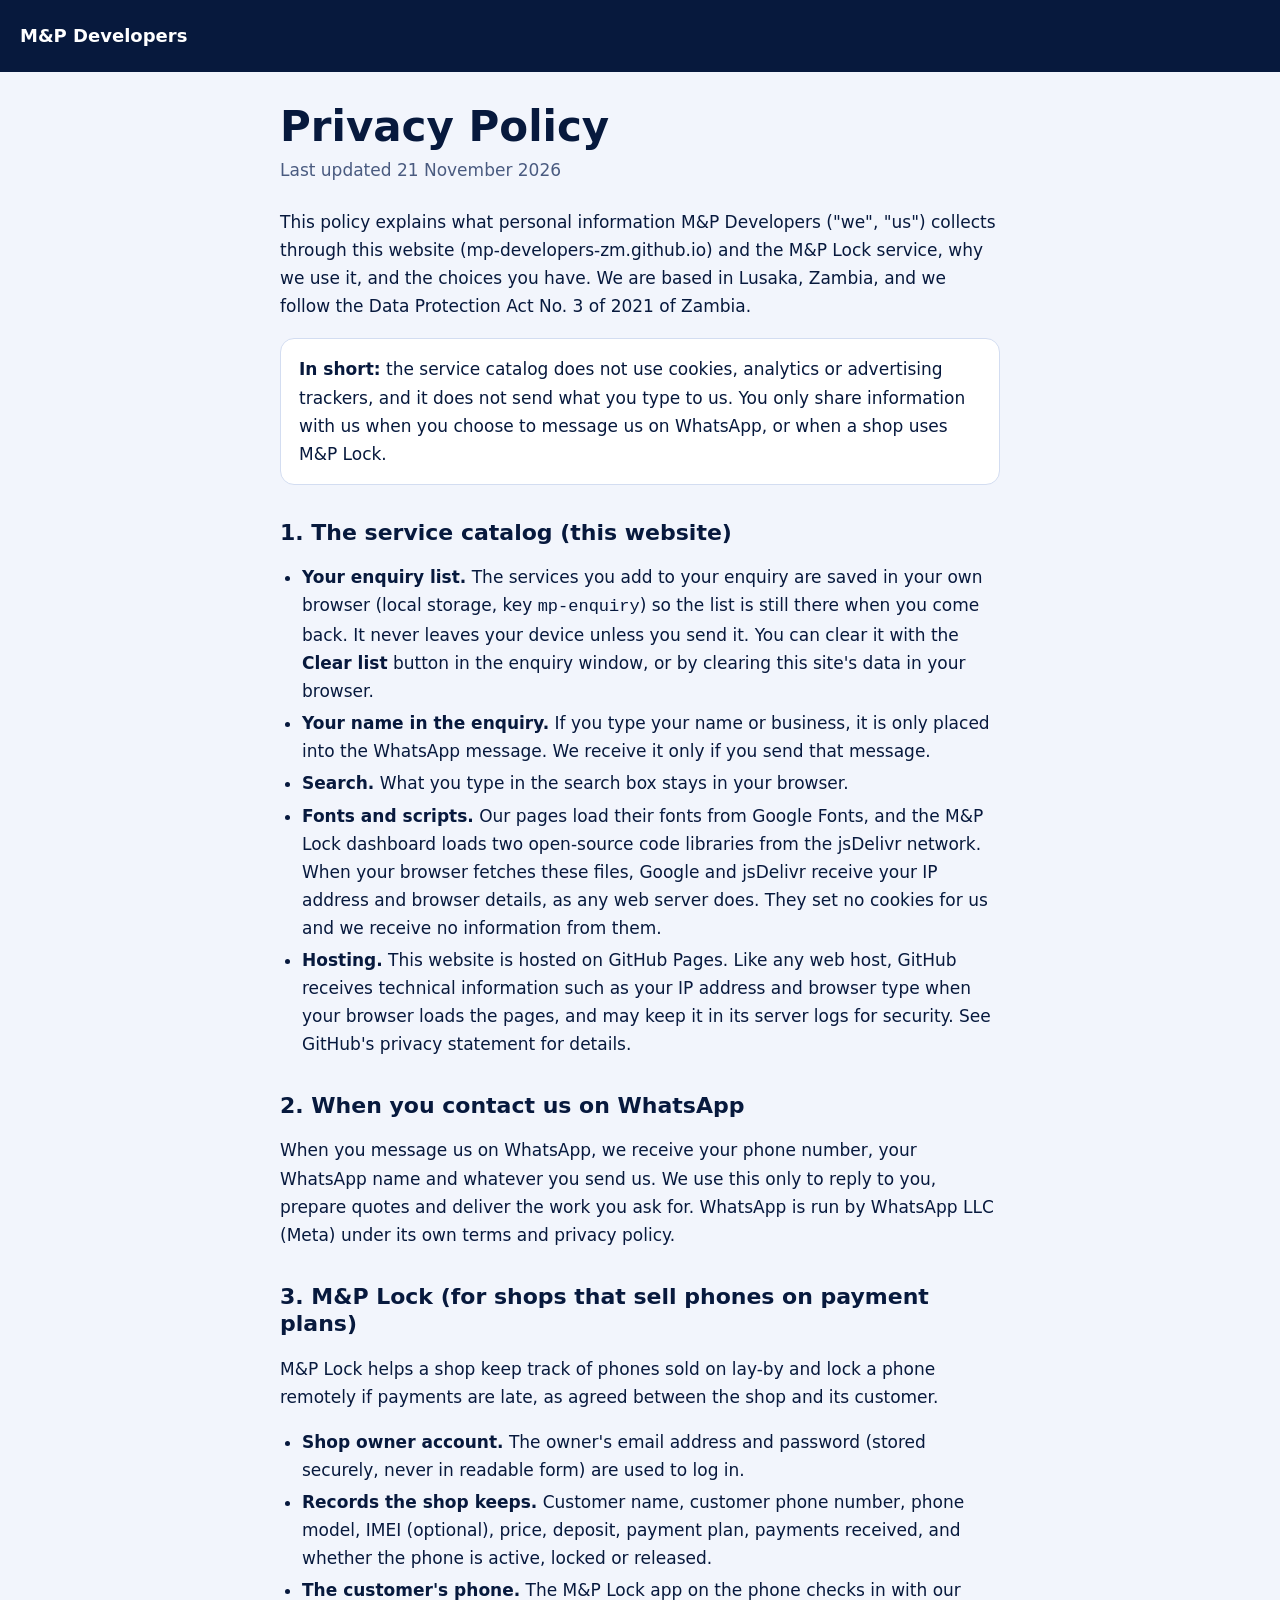
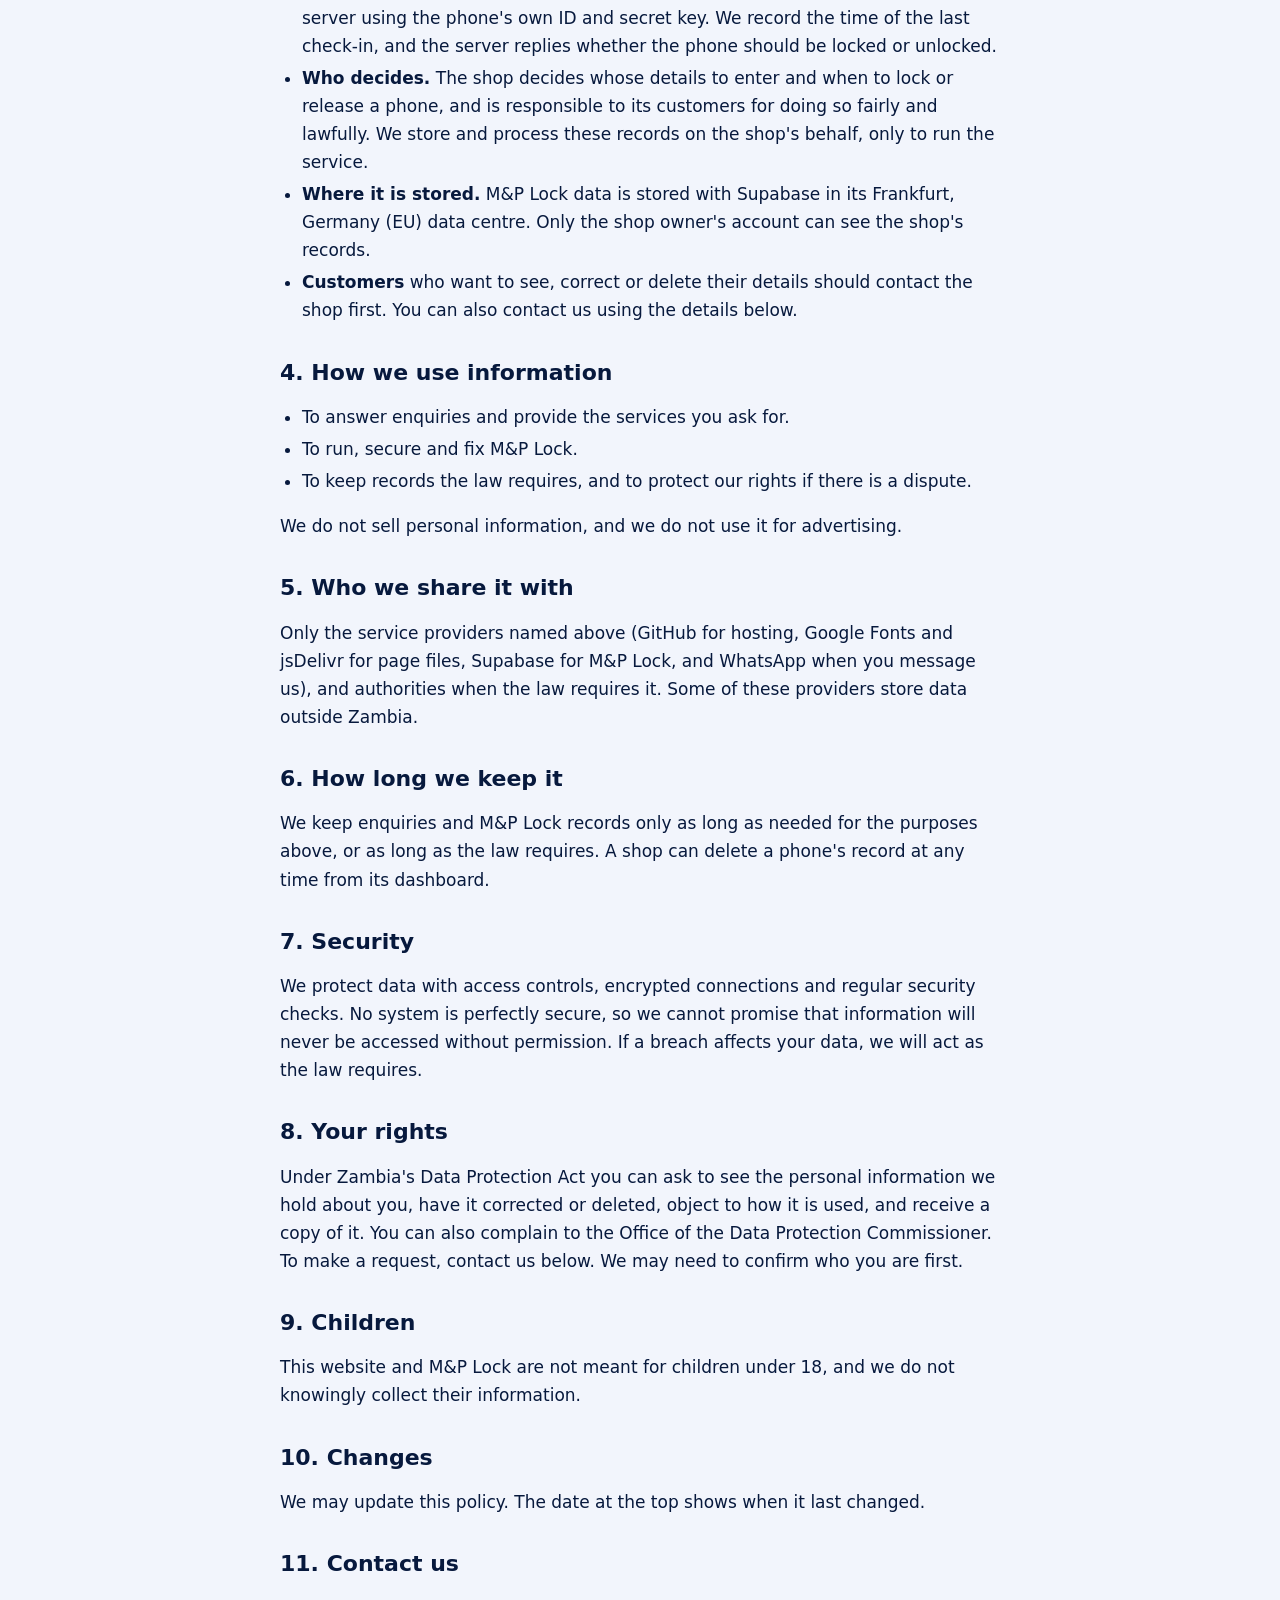
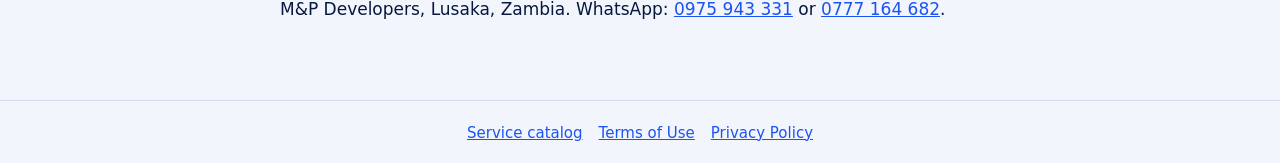
<file: privacy.html>
<!DOCTYPE html>
<html lang="en">
<head>
<meta charset="utf-8">
<meta name="viewport" content="width=device-width, initial-scale=1">
<meta http-equiv="Content-Security-Policy" content="default-src 'self'; script-src 'none'; style-src 'self' https://fonts.googleapis.com; font-src https://fonts.gstatic.com; img-src 'self' data:; object-src 'none'; base-uri 'none'; form-action 'none'">
<title>Privacy Policy · M&amp;P Developers</title>
<meta name="description" content="How M&amp;P Developers handles personal information on this website and in M&amp;P Lock.">
<link rel="preconnect" href="https://fonts.googleapis.com">
<link rel="preconnect" href="https://fonts.gstatic.com" crossorigin>
<link href="https://fonts.googleapis.com/css2?family=Red+Hat+Display:wght@700;900&family=Red+Hat+Text:wght@400;700&display=swap" rel="stylesheet">
<link rel="stylesheet" href="legal.css">
</head>
<body>
<header><a href="./">M&amp;P Developers</a></header>
<main>
<h1>Privacy Policy</h1>
<p class="updated">Last updated 21 November 2026</p>

<p>This policy explains what personal information M&amp;P Developers ("we", "us") collects through this website (mp-developers-zm.github.io) and the M&amp;P Lock service, why we use it, and the choices you have. We are based in Lusaka, Zambia, and we follow the Data Protection Act No. 3 of 2021 of Zambia.</p>

<div class="box"><b>In short:</b> the service catalog does not use cookies, analytics or advertising trackers, and it does not send what you type to us. You only share information with us when you choose to message us on WhatsApp, or when a shop uses M&amp;P Lock.</div>

<h2>1. The service catalog (this website)</h2>
<ul>
  <li><b>Your enquiry list.</b> The services you add to your enquiry are saved in your own browser (local storage, key <code>mp-enquiry</code>) so the list is still there when you come back. It never leaves your device unless you send it. You can clear it with the <b>Clear list</b> button in the enquiry window, or by clearing this site's data in your browser.</li>
  <li><b>Your name in the enquiry.</b> If you type your name or business, it is only placed into the WhatsApp message. We receive it only if you send that message.</li>
  <li><b>Search.</b> What you type in the search box stays in your browser.</li>
  <li><b>Fonts and scripts.</b> Our pages load their fonts from Google Fonts, and the M&amp;P Lock dashboard loads two open-source code libraries from the jsDelivr network. When your browser fetches these files, Google and jsDelivr receive your IP address and browser details, as any web server does. They set no cookies for us and we receive no information from them.</li>
  <li><b>Hosting.</b> This website is hosted on GitHub Pages. Like any web host, GitHub receives technical information such as your IP address and browser type when your browser loads the pages, and may keep it in its server logs for security. See GitHub's privacy statement for details.</li>
</ul>

<h2>2. When you contact us on WhatsApp</h2>
<p>When you message us on WhatsApp, we receive your phone number, your WhatsApp name and whatever you send us. We use this only to reply to you, prepare quotes and deliver the work you ask for. WhatsApp is run by WhatsApp LLC (Meta) under its own terms and privacy policy.</p>

<h2>3. M&amp;P Lock (for shops that sell phones on payment plans)</h2>
<p>M&amp;P Lock helps a shop keep track of phones sold on lay-by and lock a phone remotely if payments are late, as agreed between the shop and its customer.</p>
<ul>
  <li><b>Shop owner account.</b> The owner's email address and password (stored securely, never in readable form) are used to log in.</li>
  <li><b>Records the shop keeps.</b> Customer name, customer phone number, phone model, IMEI (optional), price, deposit, payment plan, payments received, and whether the phone is active, locked or released.</li>
  <li><b>The customer's phone.</b> The M&amp;P Lock app on the phone checks in with our server using the phone's own ID and secret key. We record the time of the last check-in, and the server replies whether the phone should be locked or unlocked.</li>
  <li><b>Who decides.</b> The shop decides whose details to enter and when to lock or release a phone, and is responsible to its customers for doing so fairly and lawfully. We store and process these records on the shop's behalf, only to run the service.</li>
  <li><b>Where it is stored.</b> M&amp;P Lock data is stored with Supabase in its Frankfurt, Germany (EU) data centre. Only the shop owner's account can see the shop's records.</li>
  <li><b>Customers</b> who want to see, correct or delete their details should contact the shop first. You can also contact us using the details below.</li>
</ul>

<h2>4. How we use information</h2>
<ul>
  <li>To answer enquiries and provide the services you ask for.</li>
  <li>To run, secure and fix M&amp;P Lock.</li>
  <li>To keep records the law requires, and to protect our rights if there is a dispute.</li>
</ul>
<p>We do not sell personal information, and we do not use it for advertising.</p>

<h2>5. Who we share it with</h2>
<p>Only the service providers named above (GitHub for hosting, Google Fonts and jsDelivr for page files, Supabase for M&amp;P Lock, and WhatsApp when you message us), and authorities when the law requires it. Some of these providers store data outside Zambia.</p>

<h2>6. How long we keep it</h2>
<p>We keep enquiries and M&amp;P Lock records only as long as needed for the purposes above, or as long as the law requires. A shop can delete a phone's record at any time from its dashboard.</p>

<h2>7. Security</h2>
<p>We protect data with access controls, encrypted connections and regular security checks. No system is perfectly secure, so we cannot promise that information will never be accessed without permission. If a breach affects your data, we will act as the law requires.</p>

<h2>8. Your rights</h2>
<p>Under Zambia's Data Protection Act you can ask to see the personal information we hold about you, have it corrected or deleted, object to how it is used, and receive a copy of it. You can also complain to the Office of the Data Protection Commissioner. To make a request, contact us below. We may need to confirm who you are first.</p>

<h2>9. Children</h2>
<p>This website and M&amp;P Lock are not meant for children under 18, and we do not knowingly collect their information.</p>

<h2>10. Changes</h2>
<p>We may update this policy. The date at the top shows when it last changed.</p>

<h2>11. Contact us</h2>
<p>M&amp;P Developers, Lusaka, Zambia. WhatsApp: <a href="https://wa.me/260975943331">0975 943 331</a> or <a href="https://wa.me/260777164682">0777 164 682</a>.</p>
</main>
<footer><a href="./">Service catalog</a><a href="terms.html">Terms of Use</a><a href="privacy.html">Privacy Policy</a></footer>
</body>
</html>
</file>
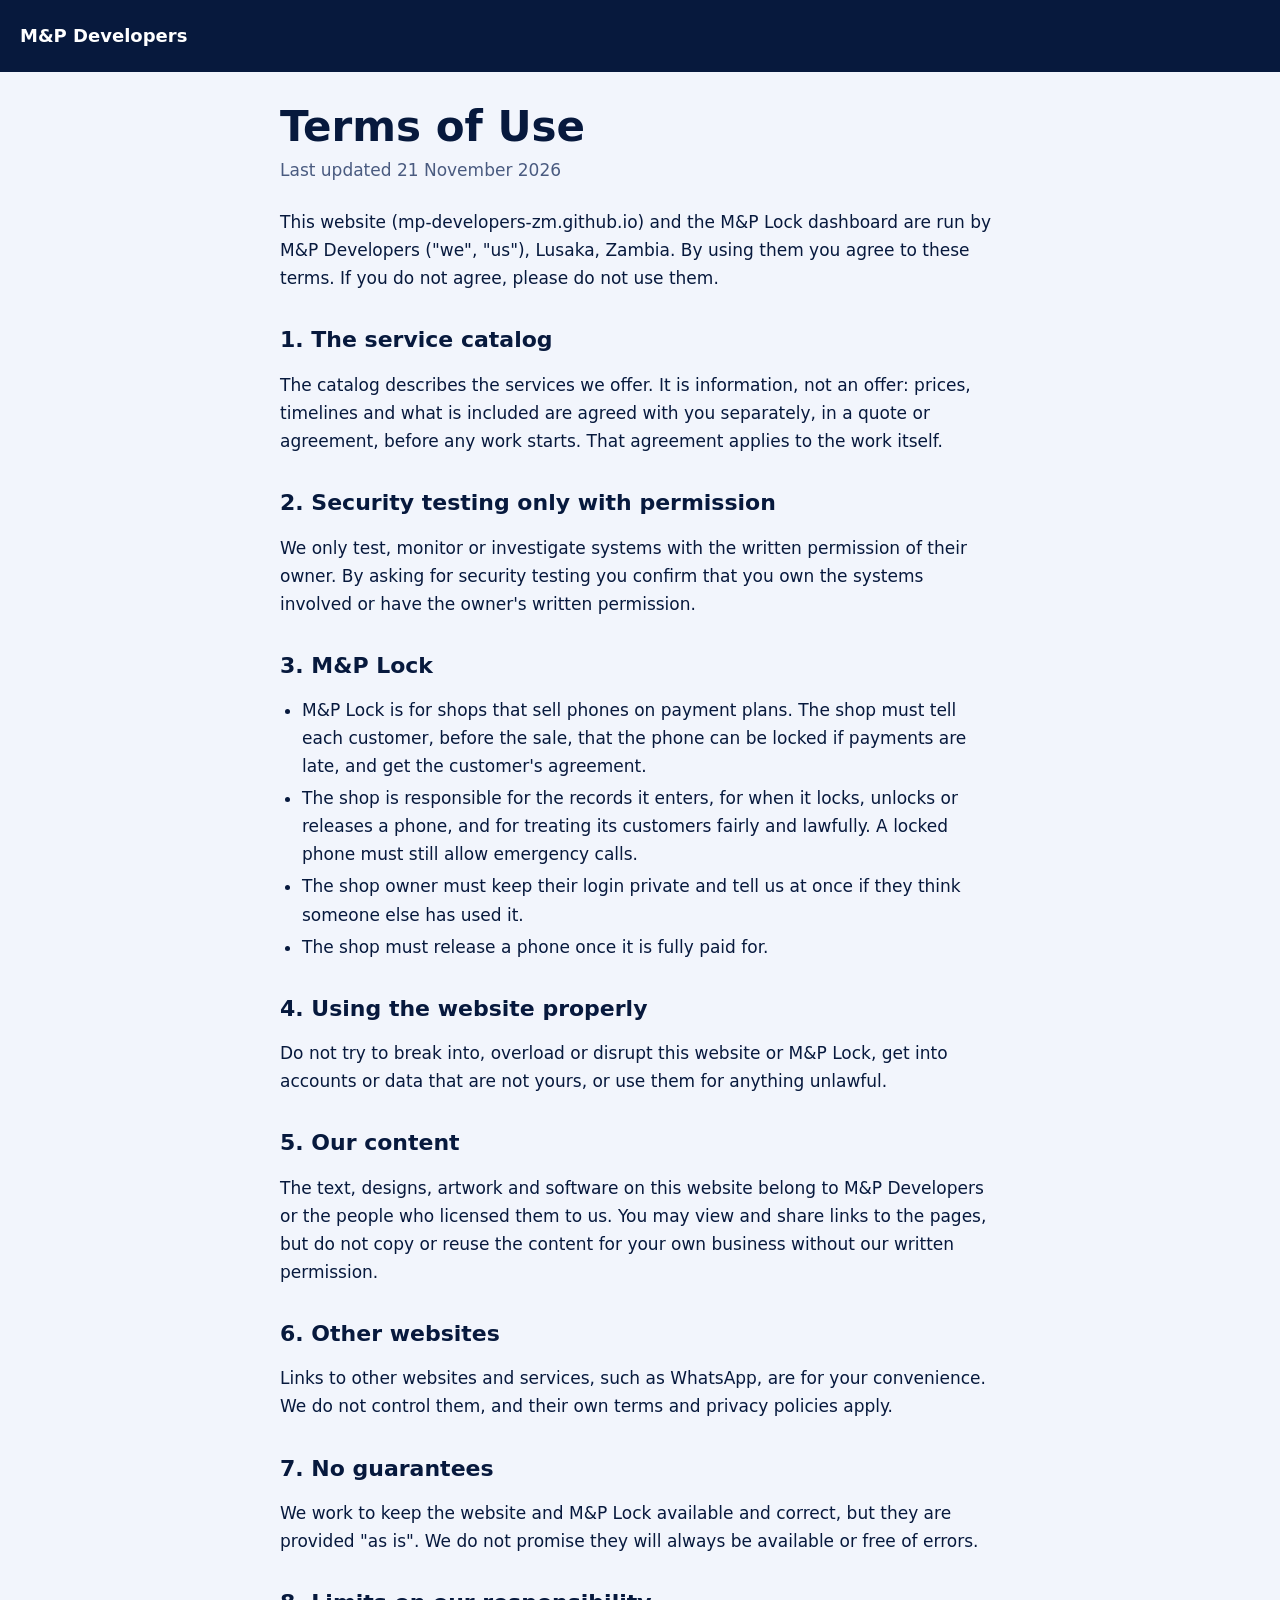
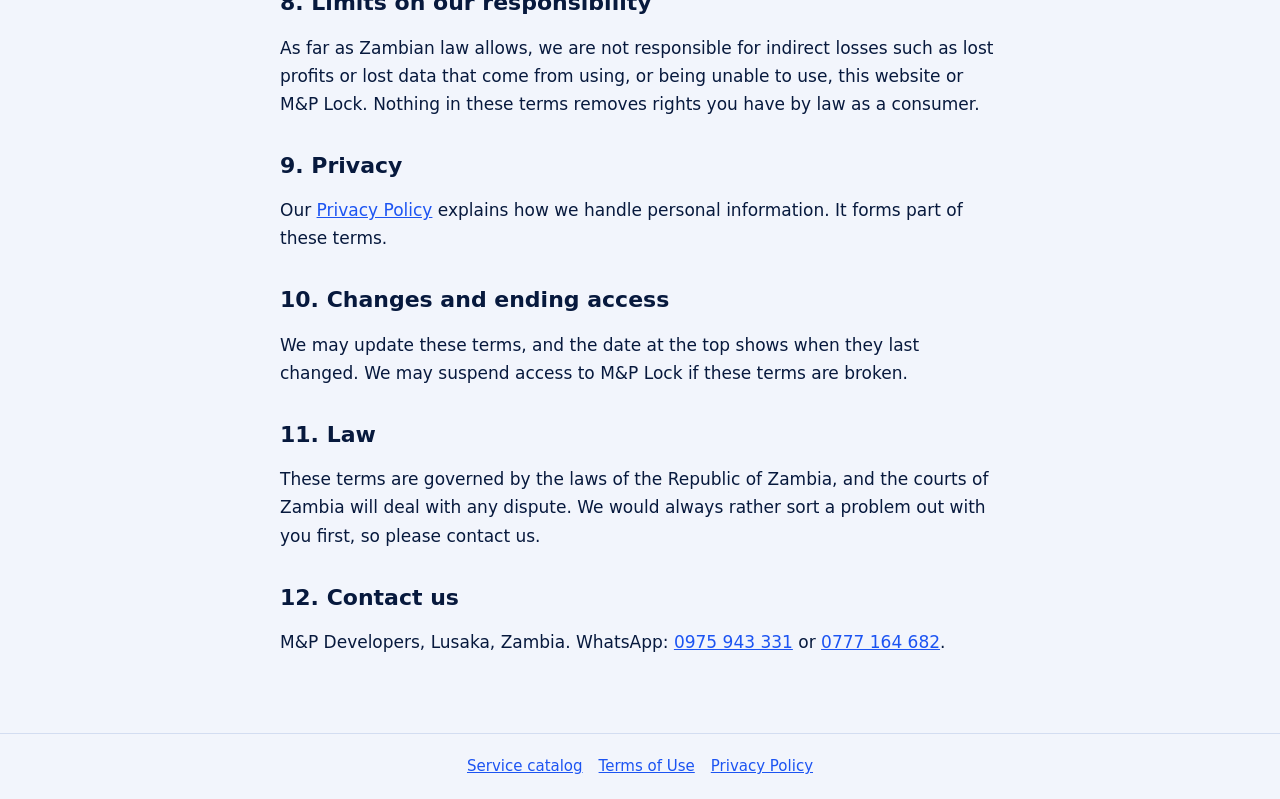
<file: terms.html>
<!DOCTYPE html>
<html lang="en">
<head>
<meta charset="utf-8">
<meta name="viewport" content="width=device-width, initial-scale=1">
<meta http-equiv="Content-Security-Policy" content="default-src 'self'; script-src 'none'; style-src 'self' https://fonts.googleapis.com; font-src https://fonts.gstatic.com; img-src 'self' data:; object-src 'none'; base-uri 'none'; form-action 'none'">
<title>Terms of Use · M&amp;P Developers</title>
<meta name="description" content="The terms for using the M&amp;P Developers website and M&amp;P Lock.">
<link rel="preconnect" href="https://fonts.googleapis.com">
<link rel="preconnect" href="https://fonts.gstatic.com" crossorigin>
<link href="https://fonts.googleapis.com/css2?family=Red+Hat+Display:wght@700;900&family=Red+Hat+Text:wght@400;700&display=swap" rel="stylesheet">
<link rel="stylesheet" href="legal.css">
</head>
<body>
<header><a href="./">M&amp;P Developers</a></header>
<main>
<h1>Terms of Use</h1>
<p class="updated">Last updated 21 November 2026</p>

<p>This website (mp-developers-zm.github.io) and the M&amp;P Lock dashboard are run by M&amp;P Developers ("we", "us"), Lusaka, Zambia. By using them you agree to these terms. If you do not agree, please do not use them.</p>

<h2>1. The service catalog</h2>
<p>The catalog describes the services we offer. It is information, not an offer: prices, timelines and what is included are agreed with you separately, in a quote or agreement, before any work starts. That agreement applies to the work itself.</p>

<h2>2. Security testing only with permission</h2>
<p>We only test, monitor or investigate systems with the written permission of their owner. By asking for security testing you confirm that you own the systems involved or have the owner's written permission.</p>

<h2>3. M&amp;P Lock</h2>
<ul>
  <li>M&amp;P Lock is for shops that sell phones on payment plans. The shop must tell each customer, before the sale, that the phone can be locked if payments are late, and get the customer's agreement.</li>
  <li>The shop is responsible for the records it enters, for when it locks, unlocks or releases a phone, and for treating its customers fairly and lawfully. A locked phone must still allow emergency calls.</li>
  <li>The shop owner must keep their login private and tell us at once if they think someone else has used it.</li>
  <li>The shop must release a phone once it is fully paid for.</li>
</ul>

<h2>4. Using the website properly</h2>
<p>Do not try to break into, overload or disrupt this website or M&amp;P Lock, get into accounts or data that are not yours, or use them for anything unlawful.</p>

<h2>5. Our content</h2>
<p>The text, designs, artwork and software on this website belong to M&amp;P Developers or the people who licensed them to us. You may view and share links to the pages, but do not copy or reuse the content for your own business without our written permission.</p>

<h2>6. Other websites</h2>
<p>Links to other websites and services, such as WhatsApp, are for your convenience. We do not control them, and their own terms and privacy policies apply.</p>

<h2>7. No guarantees</h2>
<p>We work to keep the website and M&amp;P Lock available and correct, but they are provided "as is". We do not promise they will always be available or free of errors.</p>

<h2>8. Limits on our responsibility</h2>
<p>As far as Zambian law allows, we are not responsible for indirect losses such as lost profits or lost data that come from using, or being unable to use, this website or M&amp;P Lock. Nothing in these terms removes rights you have by law as a consumer.</p>

<h2>9. Privacy</h2>
<p>Our <a href="privacy.html">Privacy Policy</a> explains how we handle personal information. It forms part of these terms.</p>

<h2>10. Changes and ending access</h2>
<p>We may update these terms, and the date at the top shows when they last changed. We may suspend access to M&amp;P Lock if these terms are broken.</p>

<h2>11. Law</h2>
<p>These terms are governed by the laws of the Republic of Zambia, and the courts of Zambia will deal with any dispute. We would always rather sort a problem out with you first, so please contact us.</p>

<h2>12. Contact us</h2>
<p>M&amp;P Developers, Lusaka, Zambia. WhatsApp: <a href="https://wa.me/260975943331">0975 943 331</a> or <a href="https://wa.me/260777164682">0777 164 682</a>.</p>
</main>
<footer><a href="./">Service catalog</a><a href="terms.html">Terms of Use</a><a href="privacy.html">Privacy Policy</a></footer>
</body>
</html>
</file>
<file: legal.css>
:root{--bg:#F2F5FC;--surface:#fff;--ink:#07193D;--muted:#4A5B80;--line:#D3DDF1;--blue:#1C54F2;--hero:#07193D}
@media (prefers-color-scheme:dark){:root{color-scheme:dark;--bg:#040C20;--surface:#0A1836;--ink:#EEF3FF;--muted:#9FB2DA;--line:#1C2F62;--blue:#6FA2FF;--hero:#0A1D4A}}
*{box-sizing:border-box}
body{margin:0;background:var(--bg);color:var(--ink);font:400 17px/1.65 "Red Hat Text",system-ui,"Segoe UI",sans-serif}
header{background:var(--hero);color:#fff;padding:22px 20px}
header a{color:#fff;font:700 18px "Red Hat Display",system-ui,sans-serif;text-decoration:none}
main{max-width:760px;margin:0 auto;padding:32px 20px 60px}
h1{font:900 clamp(30px,5vw,42px)/1.1 "Red Hat Display",system-ui,sans-serif;margin:0 0 6px}
h2{font:700 22px/1.25 "Red Hat Display",system-ui,sans-serif;margin:34px 0 8px}
.updated{color:var(--muted);margin:0 0 24px}
.box{background:var(--surface);border:1px solid var(--line);border-radius:14px;padding:16px 18px;margin:18px 0}
a{color:var(--blue)}
ul{padding-left:22px}
li{margin:4px 0}
footer{border-top:1px solid var(--line);padding:20px;text-align:center;color:var(--muted);font-size:15px}
footer a{margin:0 8px}
</file>
